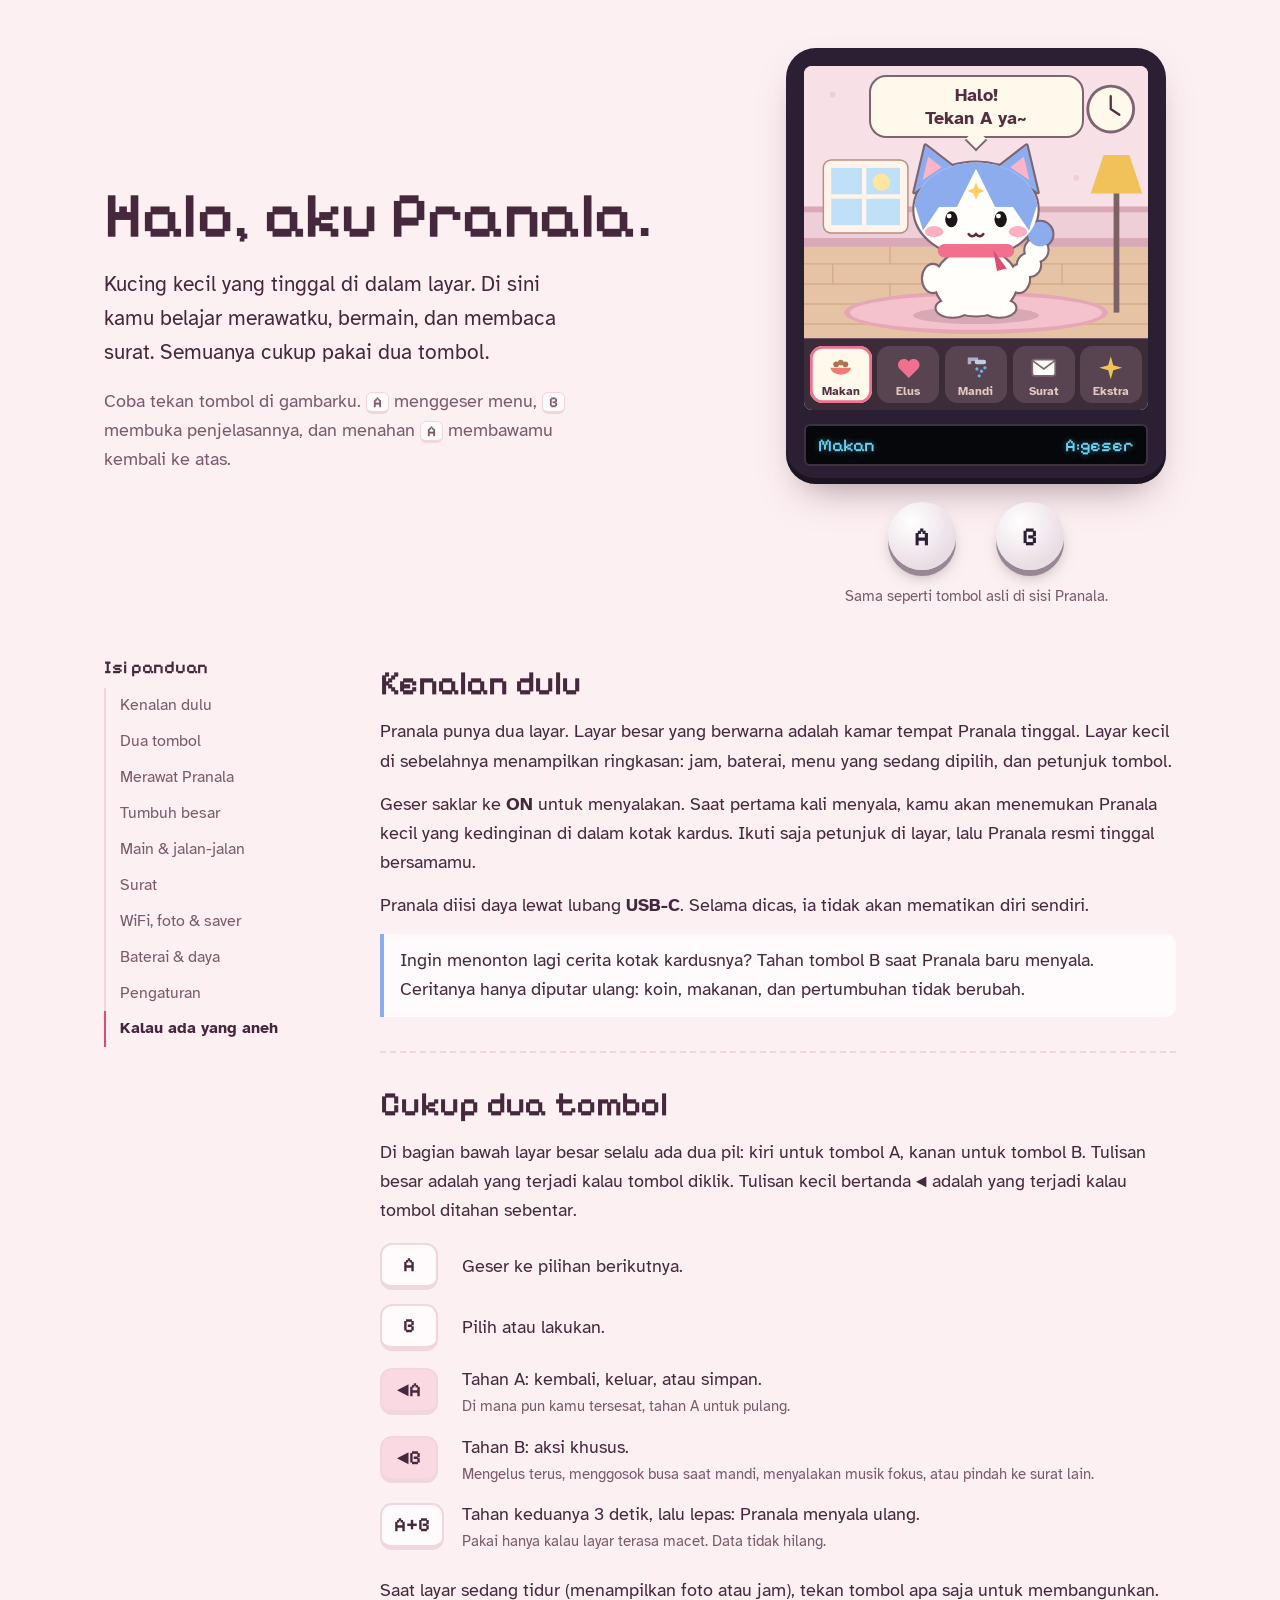
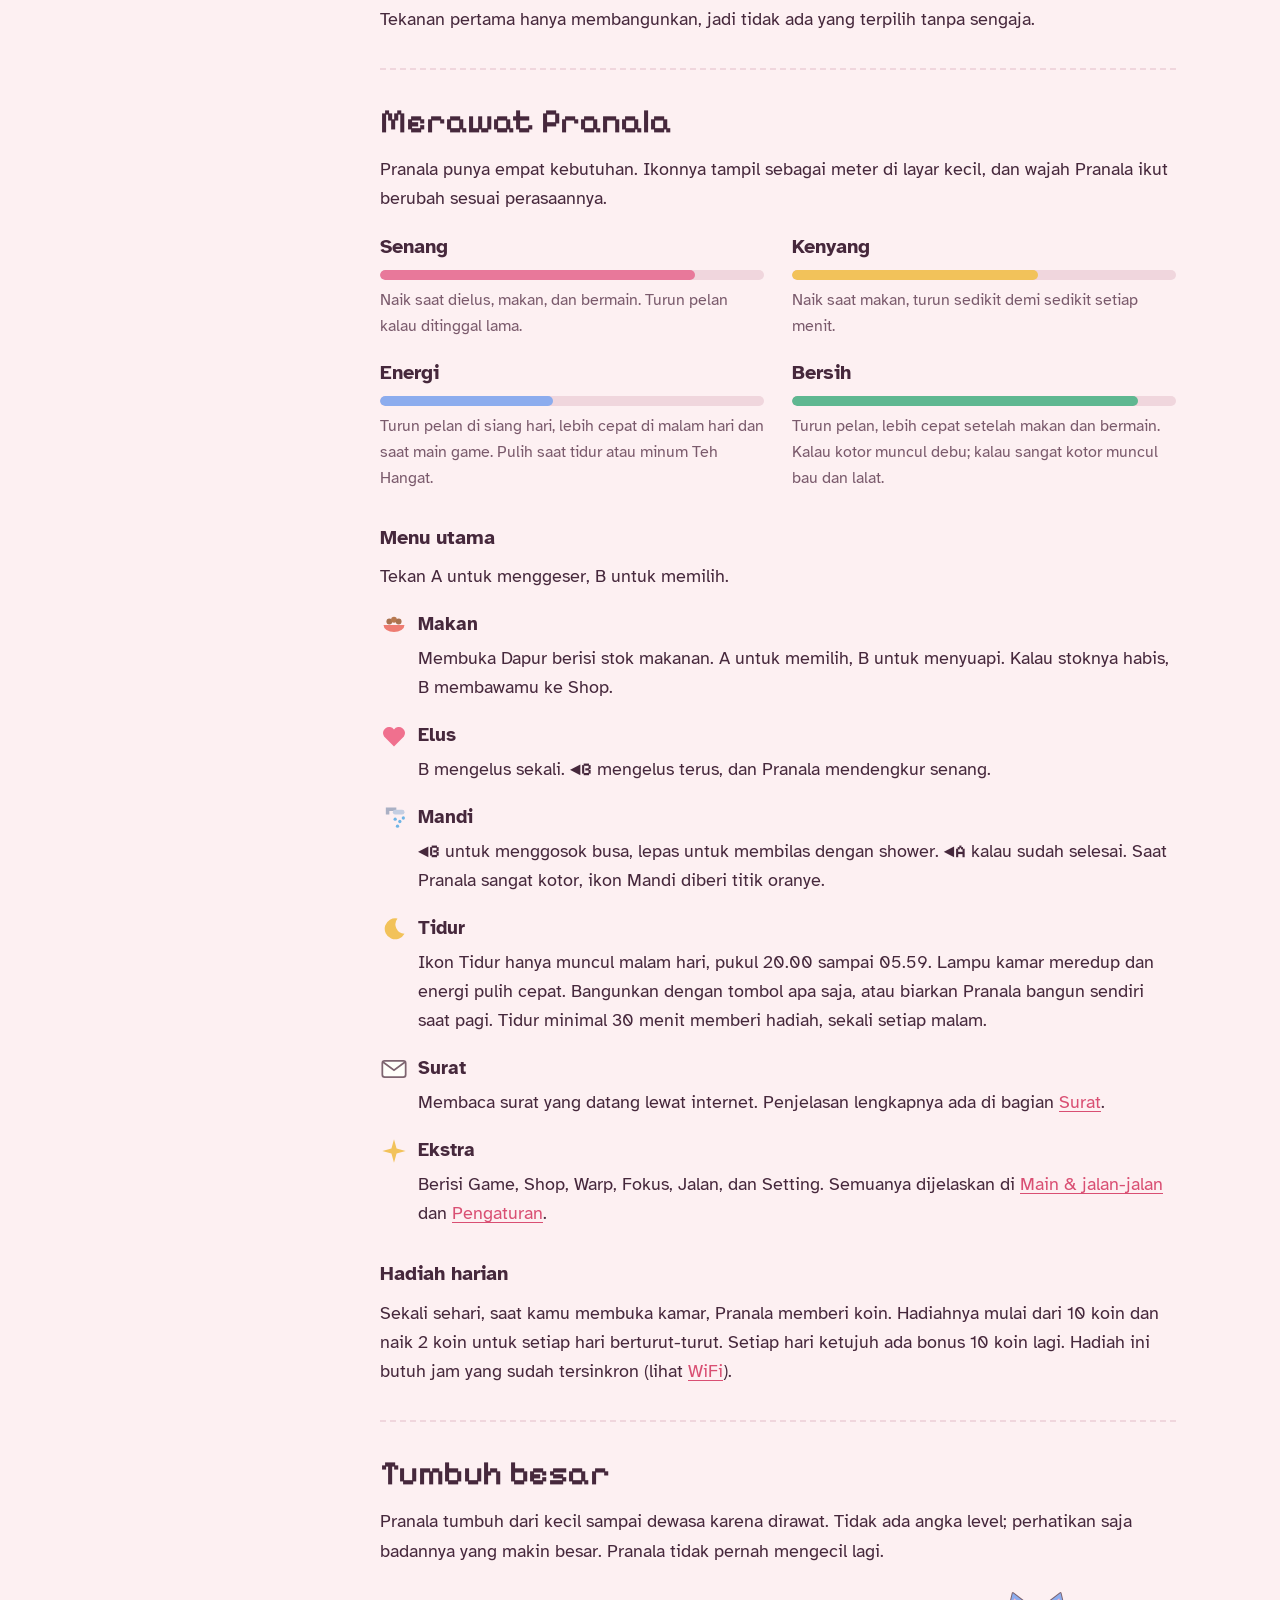
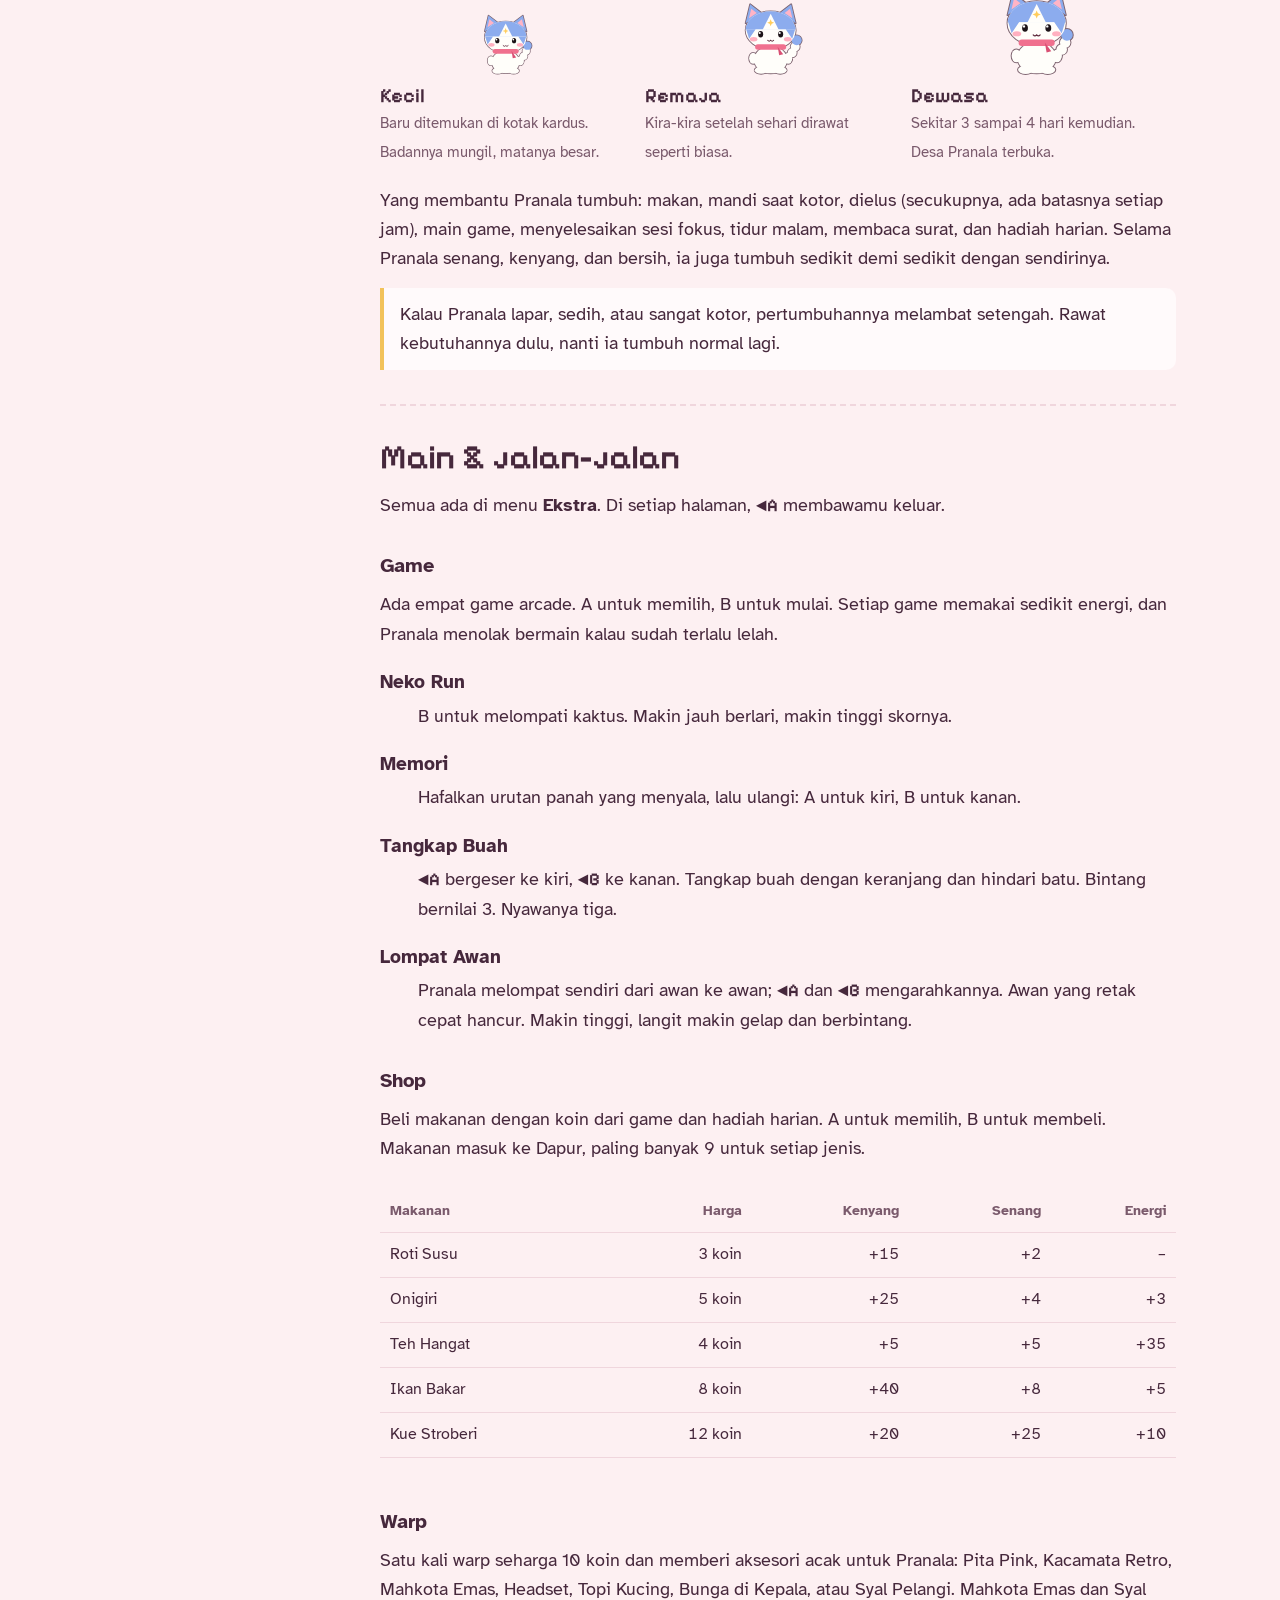
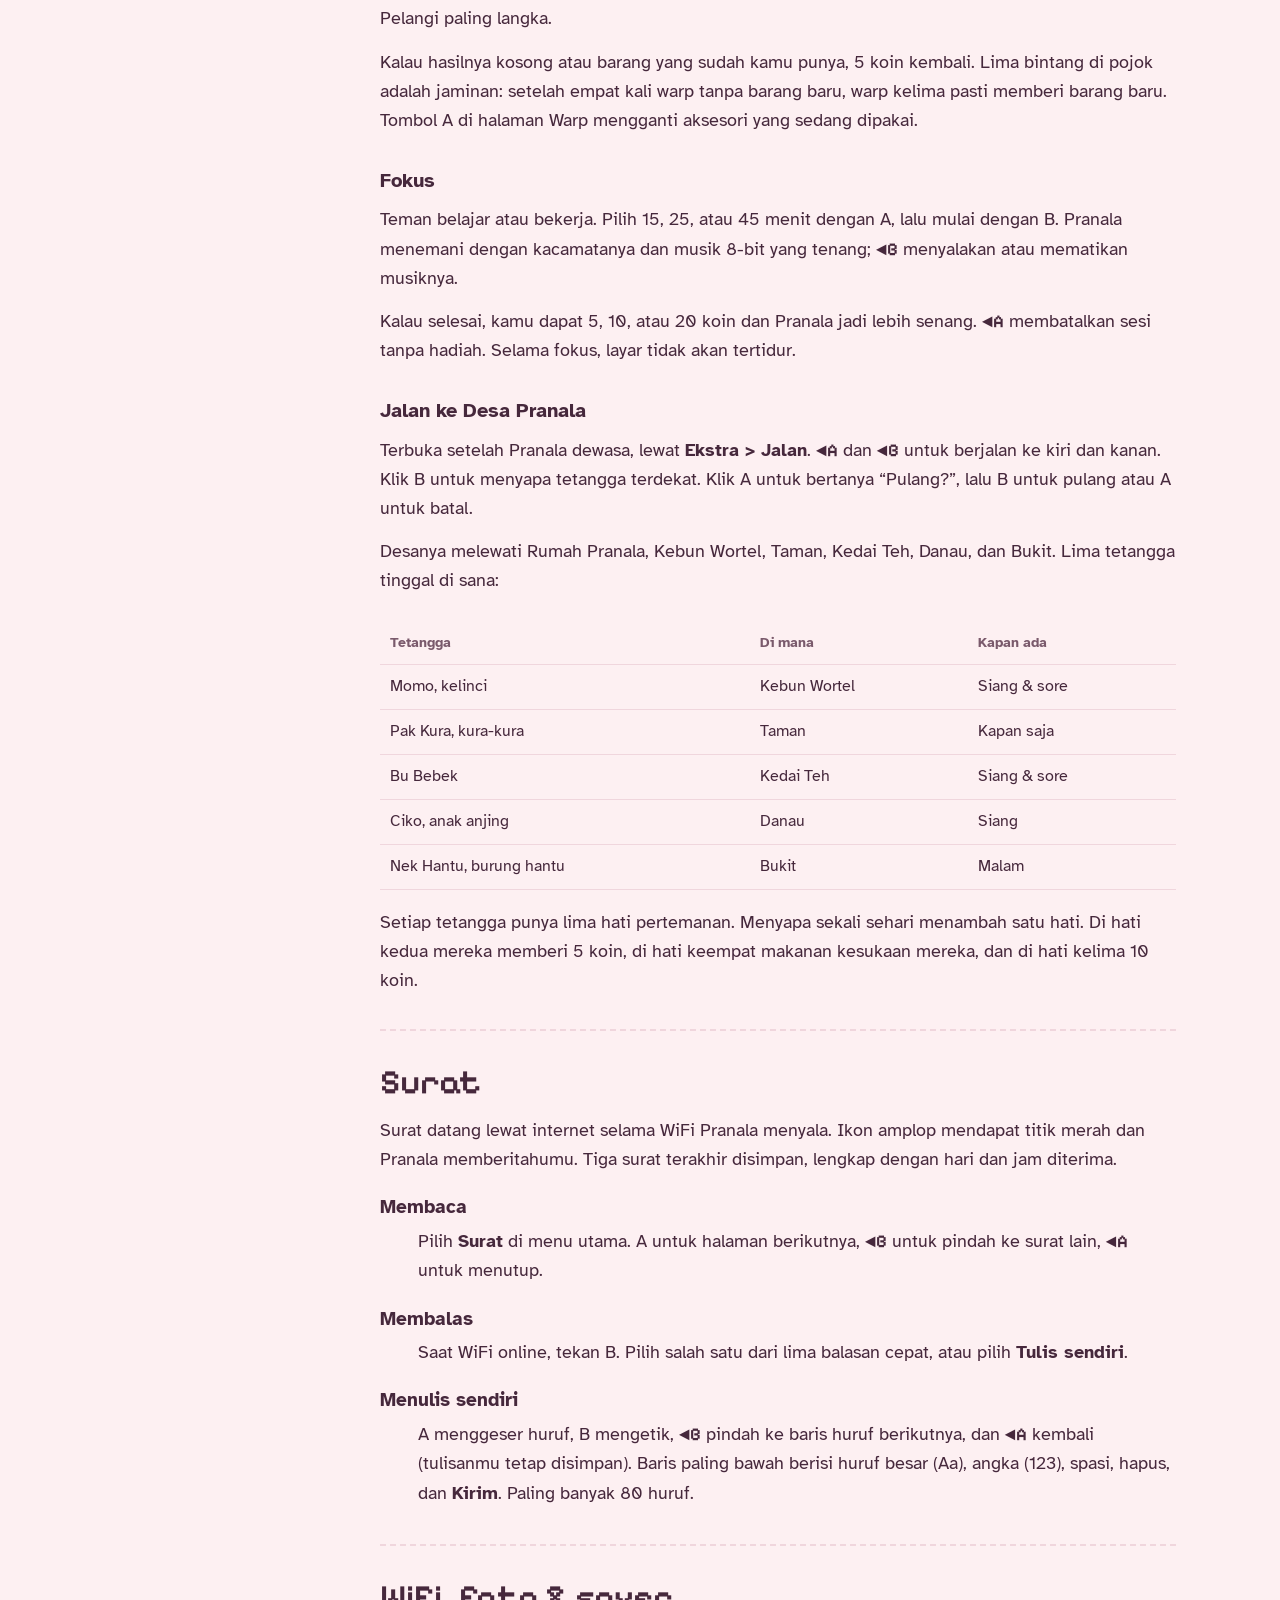
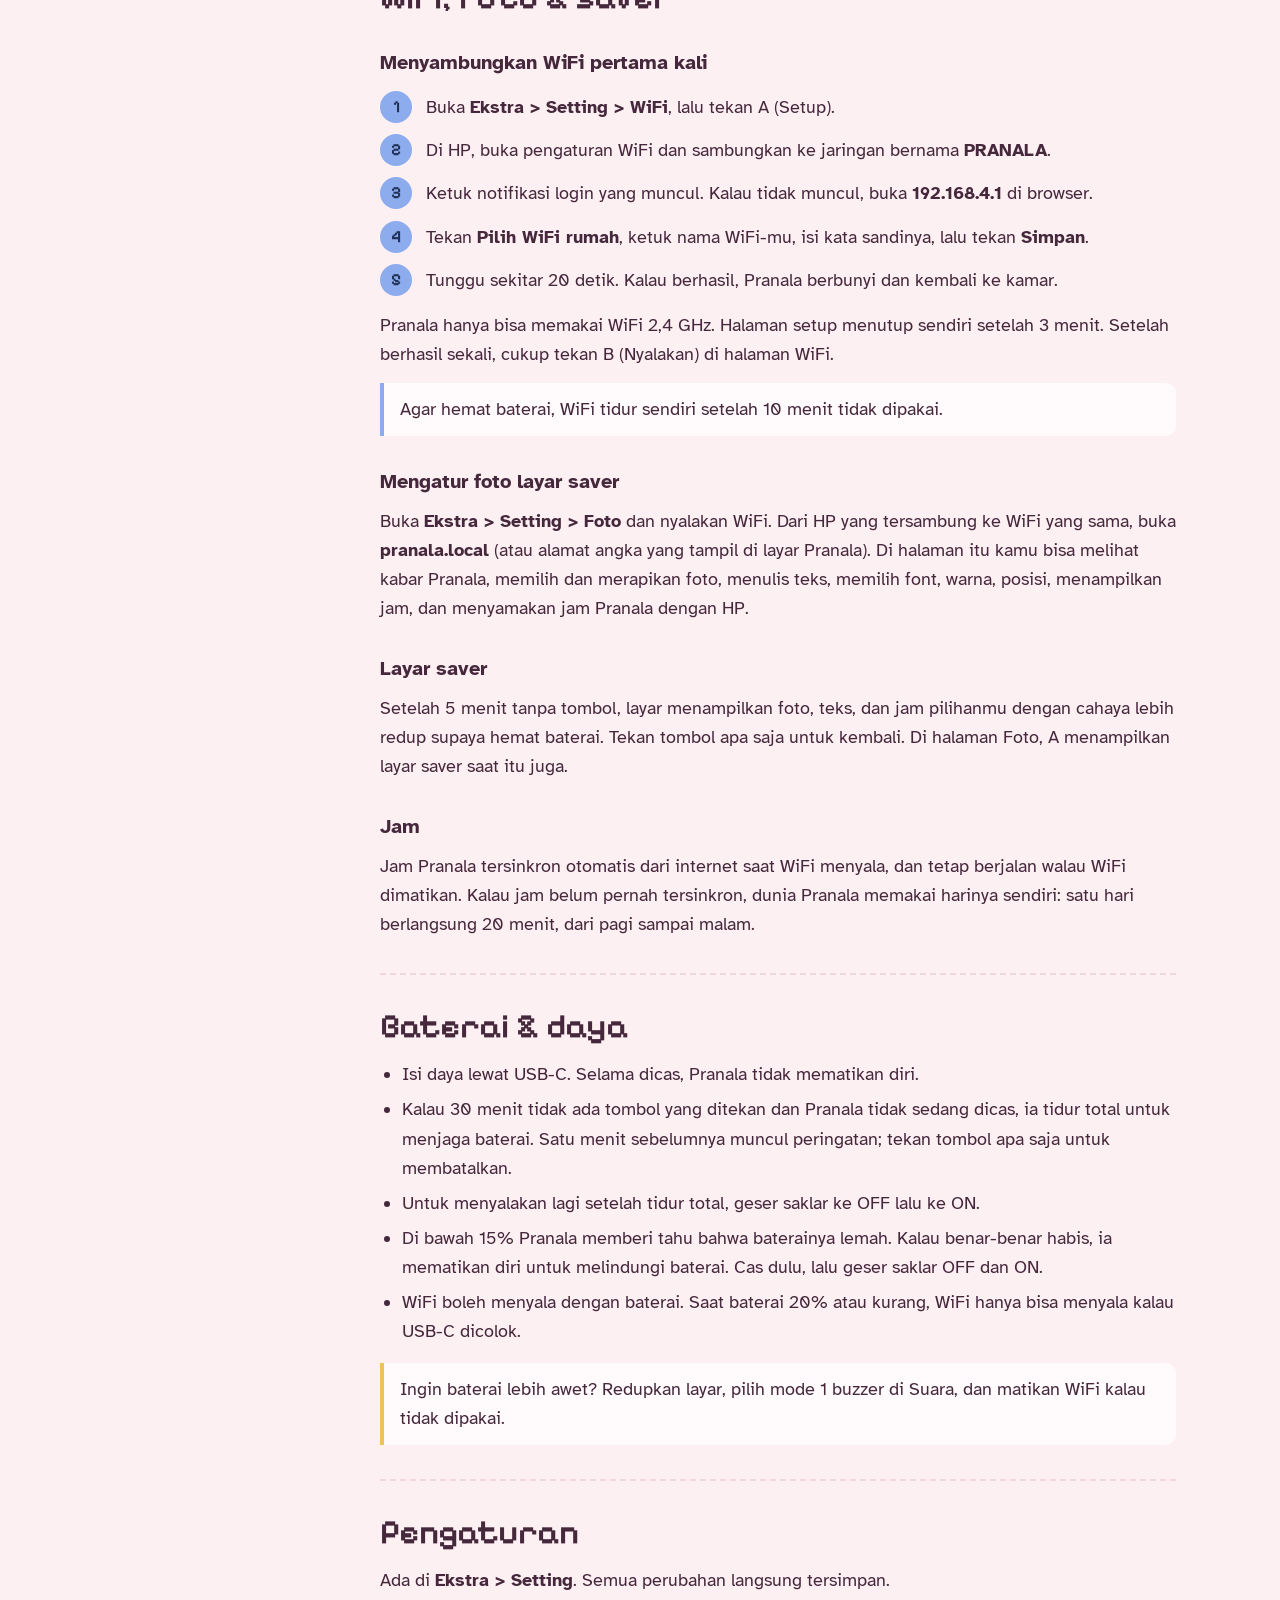
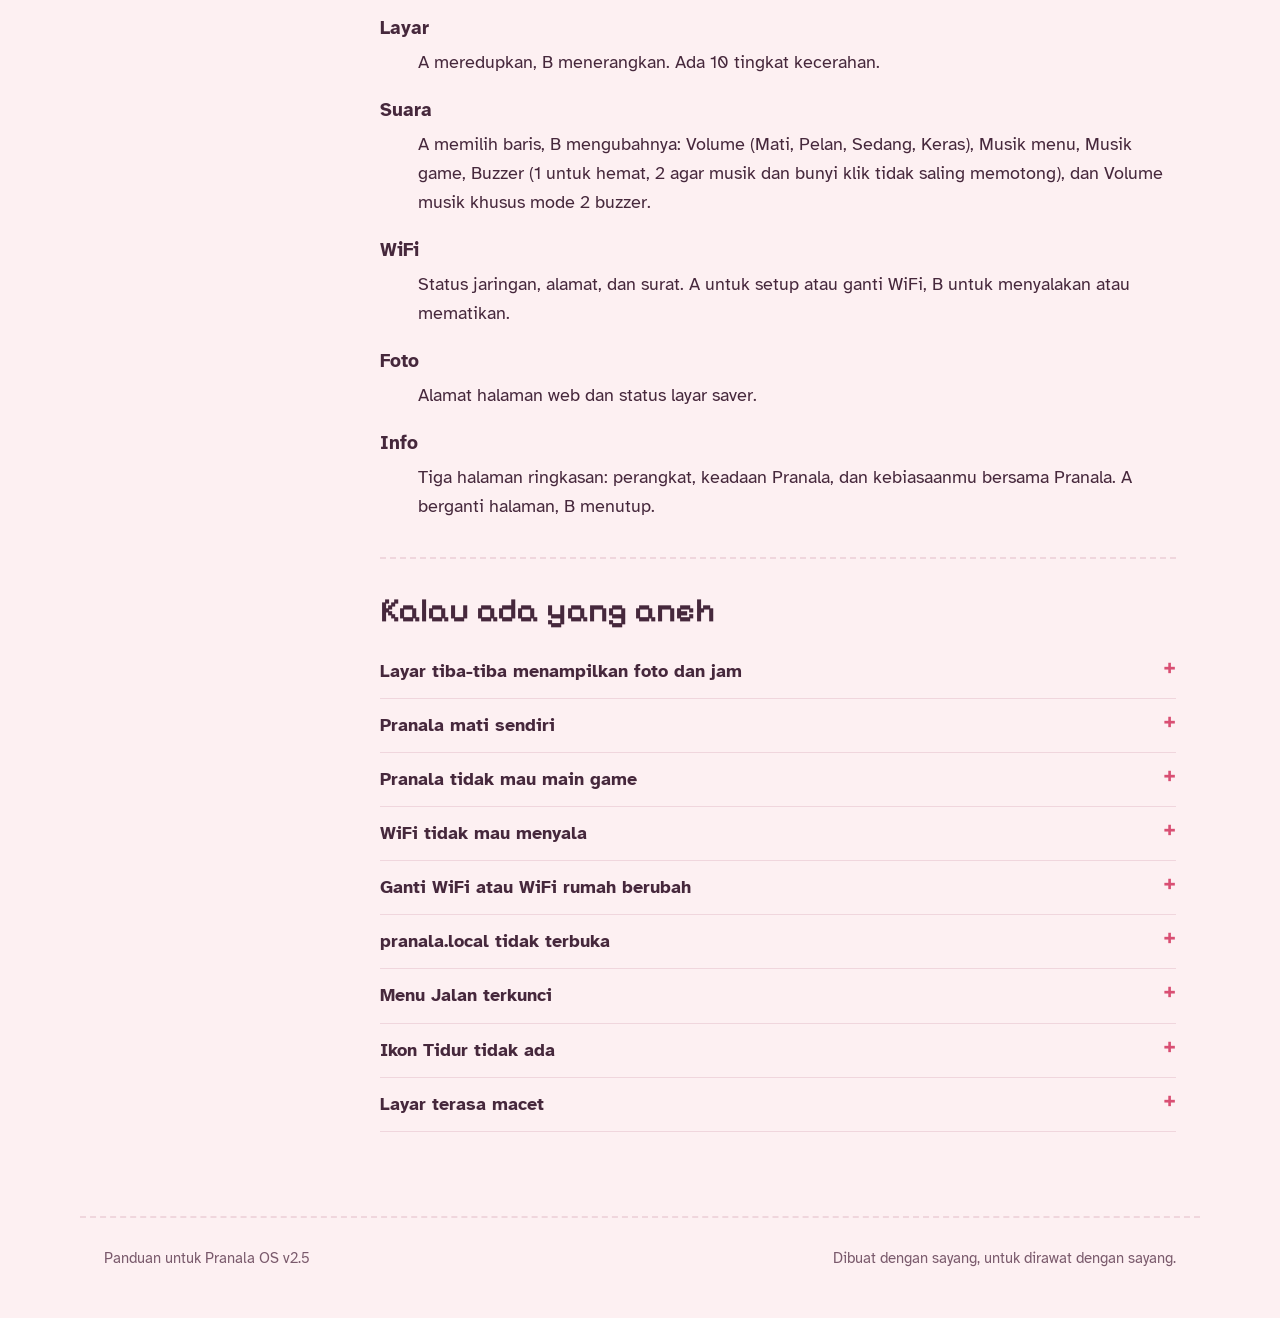
<file: index.html>
<!doctype html>
<html lang="id">
<head>
<meta charset="utf-8">
<meta name="viewport" content="width=device-width, initial-scale=1">
<title>Panduan Pranala</title>
<meta name="description" content="Cara merawat, bermain, dan membaca surat bersama Pranala — kucing kecil di dalam layar.">
<meta name="theme-color" content="#fdf0f2">
<link rel="icon" href="data:image/svg+xml,%3Csvg xmlns='http://www.w3.org/2000/svg' viewBox='0 0 32 32'%3E%3Cpath d='M5 15 7 3l8 7M27 15 25 3l-8 7' fill='%238cacee'/%3E%3Cellipse cx='16' cy='19' rx='13' ry='10' fill='%23fffefa' stroke='%237e6470' stroke-width='1.5'/%3E%3Ccircle cx='11' cy='19' r='1.8' fill='%23222'/%3E%3Ccircle cx='21' cy='19' r='1.8' fill='%23222'/%3E%3C/svg%3E">
<link rel="preconnect" href="https://fonts.googleapis.com">
<link rel="preconnect" href="https://fonts.gstatic.com" crossorigin>
<link rel="stylesheet" href="https://fonts.googleapis.com/css2?family=Atkinson+Hyperlegible:ital,wght@0,400;0,700;1,400&family=Pixelify+Sans:wght@400..700&display=swap">
<link rel="stylesheet" href="gaya.css">
</head>
<body>
<a class="skip" href="#isi">Langsung ke panduan</a>
<p class="bday" id="bday" hidden>Hari ini 15 Desember. Pranala menyiapkan sesuatu untukmu: <a href="kejutan/">buka kejutannya</a>.</p>

<!-- Gambar Pranala (sama dengan di layar perangkat): dipakai ulang lewat <use> -->
<svg width="0" height="0" style="position:absolute" aria-hidden="true">
  <defs>
    <clipPath id="kepala"><ellipse cx="0" cy="-86" rx="50" ry="38"/></clipPath>
    <g id="pranala">
      <g fill="#7e6470" stroke="#7e6470" stroke-width="3.4" stroke-linejoin="round">
        <circle cx="34" cy="-30" r="9"/><circle cx="43" cy="-41" r="9"/><circle cx="49" cy="-53" r="9"/><circle cx="52" cy="-66" r="10"/>
        <ellipse cx="-19" cy="-6" rx="13" ry="7"/><ellipse cx="19" cy="-6" rx="13" ry="7"/>
        <ellipse cx="0" cy="-27" rx="33" ry="27"/>
        <ellipse cx="-35" cy="-30" rx="8" ry="11"/><ellipse cx="35" cy="-30" rx="8" ry="11"/>
        <path d="M-41-138-50-100-19-121ZM41-138 50-100 19-121Z"/>
        <ellipse cx="0" cy="-86" rx="50" ry="38"/>
      </g>
      <g fill="#fffefa">
        <circle cx="34" cy="-30" r="9"/><circle cx="43" cy="-41" r="9"/><circle cx="49" cy="-53" r="9"/>
        <ellipse cx="-19" cy="-6" rx="13" ry="7"/><ellipse cx="19" cy="-6" rx="13" ry="7"/>
        <ellipse cx="0" cy="-27" rx="33" ry="27"/>
        <ellipse cx="-35" cy="-30" rx="8" ry="11"/><ellipse cx="35" cy="-30" rx="8" ry="11"/>
      </g>
      <circle cx="52" cy="-66" r="10" fill="#8cacee"/>
      <path d="M-41-138-50-100-19-121ZM41-138 50-100 19-121Z" fill="#8cacee"/>
      <path d="M-38.8-128.8-43.3-109.8-27.8-120.3ZM38.8-128.8 43.3-109.8 27.8-120.3Z" fill="#ffb4c6"/>
      <ellipse cx="0" cy="-86" rx="50" ry="38" fill="#fffefa"/>
      <g clip-path="url(#kepala)" fill="#8cacee">
        <rect x="-52" y="-126" width="104" height="38"/>
        <path d="M-49-88h19l-13 19zM49-88H30l13 19z"/>
      </g>
      <path d="M0-119-16-87H16Z" fill="#fffefa"/>
      <path d="M0-108 2-103 7-101 2-99 0-94-2-99-7-101-2-103Z" fill="#ffcd5c"/>
      <rect x="-31" y="-58" width="62" height="11" rx="5.5" fill="#f0708e"/>
      <path d="M14-53l11 15-8 2z" fill="#d94f73"/>
      <ellipse cx="-34" cy="-68" rx="7.5" ry="4.5" fill="#ffb0c0"/><ellipse cx="34" cy="-68" rx="7.5" ry="4.5" fill="#ffb0c0"/>
      <g class="pet-eyes">
        <ellipse cx="-20" cy="-78" rx="5" ry="6.5" fill="#1d1418"/><ellipse cx="20" cy="-78" rx="5" ry="6.5" fill="#1d1418"/>
        <circle cx="-21.8" cy="-80.6" r="2" fill="#fff"/><circle cx="18.2" cy="-80.6" r="2" fill="#fff"/>
      </g>
      <path d="M-6-66q3 3.5 6 0 3 3.5 6 0" fill="none" stroke="#602c3e" stroke-width="2" stroke-linecap="round"/>
    </g>
  </defs>
</svg>

<header class="hero">
  <div>
    <h1>Halo, aku Pranala.</h1>
    <p class="lead">Kucing kecil yang tinggal di dalam layar. Di sini kamu belajar merawatku, bermain, dan membaca surat. Semuanya cukup pakai dua tombol.</p>
    <p class="try">Coba tekan tombol di gambarku. <kbd>A</kbd> menggeser menu, <kbd>B</kbd> membuka penjelasannya, dan menahan <kbd>A</kbd> membawamu kembali ke atas.</p>
  </div>

  <figure class="device" id="device" aria-label="Pranala tiruan yang bisa dicoba">
    <div class="case">
      <div class="tft">
        <svg class="room" id="room" viewBox="0 0 240 190" aria-hidden="true">
          <rect width="240" height="100" fill="var(--wall, #f7e1e7)"/>
          <g fill="var(--wall-dot, #f0cdd7)"><circle cx="20" cy="20" r="2"/><circle cx="60" cy="40" r="2"/><circle cx="100" cy="16" r="2"/><circle cx="150" cy="44" r="2"/><circle cx="190" cy="78" r="2"/><circle cx="36" cy="88" r="2"/><circle cx="128" cy="80" r="2"/></g>
          <rect y="98" width="240" height="26" fill="var(--wainscot, #eecfd8)"/>
          <rect y="98" width="240" height="4" fill="var(--rail, #d9a9b8)"/>
          <rect y="124" width="240" height="66" fill="var(--floor, #e7c3a6)"/>
          <g stroke="var(--floor-line, #d4ab8c)" stroke-width="1"><path d="M0 138h240M0 152h240M0 166h240M0 180h240M60 124v14M140 124v14M20 138v14M100 138v14M180 138v14M60 152v14M140 152v14"/></g>
          <rect y="120" width="240" height="6" fill="var(--rail, #d9a9b8)"/>
          <rect x="13" y="65" width="60" height="52" rx="6" fill="#b88d7e"/>
          <rect x="14" y="66" width="58" height="50" rx="5" fill="#fff4ec"/>
          <rect x="19" y="71" width="48" height="40" fill="var(--sky, #bfe0f7)"/>
          <circle cx="54" cy="81" r="6" fill="var(--sun, #ffe6a0)"/>
          <path d="M42 71v40M19 91h48" stroke="#fff4ec" stroke-width="3"/>
          <ellipse cx="120" cy="172" rx="92" ry="15" fill="#e6a7b5"/>
          <ellipse cx="120" cy="172" rx="88" ry="12" fill="#f4c2cd"/>
          <rect x="216" y="88" width="4" height="84" fill="#7c6264"/>
          <path d="M209 62h18l9 27h-36z" fill="var(--shade, #f2c25a)"/>
          <circle cx="214" cy="30" r="17" fill="#7e6470"/><circle cx="214" cy="30" r="15" fill="#fff9ec"/>
          <path d="M214 30v-9M214 30l6 4" stroke="#54303f" stroke-width="1.6" stroke-linecap="round"/>
          <ellipse cx="120" cy="174" rx="44" ry="6" fill="rgba(90,50,70,.18)"/>
          <g class="pet" id="pet" role="button" aria-label="Pranala">
            <use href="#pranala" transform="translate(120 174) scale(.86)"/>
          </g>
        </svg>
        <div class="bubble" id="bubble" aria-live="polite">Halo!
Tekan A ya~</div>
        <div class="bar" id="bar"></div>
      </div>
      <div class="oled" aria-hidden="true"><span id="oledL">Makan</span><span id="oledR">A:geser</span></div>
    </div>
    <div class="keys">
      <button class="key" id="keyA" type="button" aria-label="Tombol A: geser menu, tahan untuk kembali ke atas">A</button>
      <button class="key" id="keyB" type="button" aria-label="Tombol B: buka penjelasan menu terpilih">B</button>
    </div>
    <figcaption class="keyhint">Sama seperti tombol asli di sisi Pranala.</figcaption>
  </figure>
</header>

<div class="wrap">
  <nav class="toc" aria-label="Daftar isi">
    <h2>Isi panduan</h2>
    <ol id="toc">
      <li><a href="#kenalan">Kenalan dulu</a></li>
      <li><a href="#tombol">Dua tombol</a></li>
      <li><a href="#merawat">Merawat Pranala</a></li>
      <li><a href="#tumbuh">Tumbuh besar</a></li>
      <li><a href="#main">Main &amp; jalan-jalan</a></li>
      <li><a href="#surat">Surat</a></li>
      <li><a href="#wifi">WiFi, foto &amp; saver</a></li>
      <li><a href="#daya">Baterai &amp; daya</a></li>
      <li><a href="#setting">Pengaturan</a></li>
      <li><a href="#masalah">Kalau ada yang aneh</a></li>
    </ol>
  </nav>

  <main class="guide" id="isi">

    <section id="kenalan">
      <h2>Kenalan dulu</h2>
      <p>Pranala punya dua layar. Layar besar yang berwarna adalah kamar tempat Pranala tinggal. Layar kecil di sebelahnya menampilkan ringkasan: jam, baterai, menu yang sedang dipilih, dan petunjuk tombol.</p>
      <p>Geser saklar ke <b>ON</b> untuk menyalakan. Saat pertama kali menyala, kamu akan menemukan Pranala kecil yang kedinginan di dalam kotak kardus. Ikuti saja petunjuk di layar, lalu Pranala resmi tinggal bersamamu.</p>
      <p>Pranala diisi daya lewat lubang <b>USB-C</b>. Selama dicas, ia tidak akan mematikan diri sendiri.</p>
      <p class="note">Ingin menonton lagi cerita kotak kardusnya? Tahan tombol B saat Pranala baru menyala. Ceritanya hanya diputar ulang: koin, makanan, dan pertumbuhan tidak berubah.</p>
    </section>

    <section id="tombol">
      <h2>Cukup dua tombol</h2>
      <p>Di bagian bawah layar besar selalu ada dua pil: kiri untuk tombol A, kanan untuk tombol B. Tulisan besar adalah yang terjadi kalau tombol diklik. Tulisan kecil bertanda <span class="hold">◄</span> adalah yang terjadi kalau tombol ditahan sebentar.</p>
      <div class="keymap">
        <span class="cap">A</span><p>Geser ke pilihan berikutnya.</p>
        <span class="cap">B</span><p>Pilih atau lakukan.</p>
        <span class="cap hold-cap">◄A</span><p>Tahan A: kembali, keluar, atau simpan.<small>Di mana pun kamu tersesat, tahan A untuk pulang.</small></p>
        <span class="cap hold-cap">◄B</span><p>Tahan B: aksi khusus.<small>Mengelus terus, menggosok busa saat mandi, menyalakan musik fokus, atau pindah ke surat lain.</small></p>
        <span class="cap">A+B</span><p>Tahan keduanya 3 detik, lalu lepas: Pranala menyala ulang.<small>Pakai hanya kalau layar terasa macet. Data tidak hilang.</small></p>
      </div>
      <p>Saat layar sedang tidur (menampilkan foto atau jam), tekan tombol apa saja untuk membangunkan. Tekanan pertama hanya membangunkan, jadi tidak ada yang terpilih tanpa sengaja.</p>
    </section>

    <section id="merawat">
      <h2>Merawat Pranala</h2>
      <p>Pranala punya empat kebutuhan. Ikonnya tampil sebagai meter di layar kecil, dan wajah Pranala ikut berubah sesuai perasaannya.</p>
      <div class="needs">
        <div class="need"><h3>Senang</h3><div class="meter"><i style="width:82%;background:#e8789a"></i></div><p>Naik saat dielus, makan, dan bermain. Turun pelan kalau ditinggal lama.</p></div>
        <div class="need"><h3>Kenyang</h3><div class="meter"><i style="width:64%;background:var(--butter)"></i></div><p>Naik saat makan, turun sedikit demi sedikit setiap menit.</p></div>
        <div class="need"><h3>Energi</h3><div class="meter"><i style="width:45%;background:var(--blue)"></i></div><p>Turun pelan di siang hari, lebih cepat di malam hari dan saat main game. Pulih saat tidur atau minum Teh Hangat.</p></div>
        <div class="need"><h3>Bersih</h3><div class="meter"><i style="width:90%;background:var(--mint)"></i></div><p>Turun pelan, lebih cepat setelah makan dan bermain. Kalau kotor muncul debu; kalau sangat kotor muncul bau dan lalat.</p></div>
      </div>

      <h3>Menu utama</h3>
      <p>Tekan A untuk menggeser, B untuk memilih.</p>
      <dl class="menu">
        <dt id="makan"><svg viewBox="0 0 24 24" aria-hidden="true"><path d="M3 12h18a9 6 0 0 1-18 0z" fill="#ee7c72"/><circle cx="8" cy="9" r="2.5" fill="#a87250"/><circle cx="12" cy="7.5" r="2.5" fill="#b8784f"/><circle cx="16" cy="9" r="2.5" fill="#a87250"/></svg>Makan</dt>
        <dd>Membuka Dapur berisi stok makanan. A untuk memilih, B untuk menyuapi. Kalau stoknya habis, B membawamu ke Shop.</dd>
        <dt id="elus"><svg viewBox="0 0 24 24" aria-hidden="true"><path d="M12 21 3.5 12.5a5 5 0 0 1 8.5-6 5 5 0 0 1 8.5 6z" fill="#f0708e"/></svg>Elus</dt>
        <dd>B mengelus sekali. <span class="hold">◄B</span> mengelus terus, dan Pranala mendengkur senang.</dd>
        <dt id="mandi"><svg viewBox="0 0 24 24" aria-hidden="true"><path d="M5 3h3v6H5zM5 3h9v3H5z" fill="#aab0c4"/><rect x="11" y="5" width="10" height="4" rx="2" fill="#c4cee2"/><g fill="#6eb4e6"><circle cx="13" cy="13" r="1.4"/><circle cx="17" cy="15" r="1.4"/><circle cx="20" cy="12" r="1.4"/><circle cx="15" cy="19" r="1.4"/></g></svg>Mandi</dt>
        <dd><span class="hold">◄B</span> untuk menggosok busa, lepas untuk membilas dengan shower. <span class="hold">◄A</span> kalau sudah selesai. Saat Pranala sangat kotor, ikon Mandi diberi titik oranye.</dd>
        <dt id="tidur"><svg viewBox="0 0 24 24" aria-hidden="true"><path d="M15 3a9 9 0 1 0 6 13A8 8 0 0 1 15 3z" fill="#f2c25a"/></svg>Tidur</dt>
        <dd>Ikon Tidur hanya muncul malam hari, pukul 20.00 sampai 05.59. Lampu kamar meredup dan energi pulih cepat. Bangunkan dengan tombol apa saja, atau biarkan Pranala bangun sendiri saat pagi. Tidur minimal 30 menit memberi hadiah, sekali setiap malam.</dd>
        <dt id="surat-menu"><svg viewBox="0 0 24 24" aria-hidden="true"><rect x="2" y="5" width="20" height="14" rx="2" fill="#fffefa" stroke="#7e6470" stroke-width="1.5"/><path d="M2.5 6 12 13l9.5-7" fill="none" stroke="#7e6470" stroke-width="1.5"/></svg>Surat</dt>
        <dd>Membaca surat yang datang lewat internet. Penjelasan lengkapnya ada di bagian <a href="#surat">Surat</a>.</dd>
        <dt id="ekstra"><svg viewBox="0 0 24 24" aria-hidden="true"><path d="M12 2l2.2 7.8L22 12l-7.8 2.2L12 22l-2.2-7.8L2 12l7.8-2.2z" fill="#f2c25a"/></svg>Ekstra</dt>
        <dd>Berisi Game, Shop, Warp, Fokus, Jalan, dan Setting. Semuanya dijelaskan di <a href="#main">Main &amp; jalan-jalan</a> dan <a href="#setting">Pengaturan</a>.</dd>
      </dl>

      <h3>Hadiah harian</h3>
      <p>Sekali sehari, saat kamu membuka kamar, Pranala memberi koin. Hadiahnya mulai dari 10 koin dan naik 2 koin untuk setiap hari berturut-turut. Setiap hari ketujuh ada bonus 10 koin lagi. Hadiah ini butuh jam yang sudah tersinkron (lihat <a href="#wifi">WiFi</a>).</p>
    </section>

    <section id="tumbuh">
      <h2>Tumbuh besar</h2>
      <p>Pranala tumbuh dari kecil sampai dewasa karena dirawat. Tidak ada angka level; perhatikan saja badannya yang makin besar. Pranala tidak pernah mengecil lagi.</p>
      <ol class="grow">
        <li><svg viewBox="-80 -150 160 158" aria-hidden="true"><use href="#pranala" transform="translate(0 0) scale(.72)"/></svg><div><b>Kecil</b><span>Baru ditemukan di kotak kardus. Badannya mungil, matanya besar.</span></div></li>
        <li><svg viewBox="-80 -150 160 158" aria-hidden="true"><use href="#pranala" transform="scale(.86)"/></svg><div><b>Remaja</b><span>Kira-kira setelah sehari dirawat seperti biasa.</span></div></li>
        <li><svg viewBox="-80 -150 160 158" aria-hidden="true"><use href="#pranala"/></svg><div><b>Dewasa</b><span>Sekitar 3 sampai 4 hari kemudian. Desa Pranala terbuka.</span></div></li>
      </ol>
      <p>Yang membantu Pranala tumbuh: makan, mandi saat kotor, dielus (secukupnya, ada batasnya setiap jam), main game, menyelesaikan sesi fokus, tidur malam, membaca surat, dan hadiah harian. Selama Pranala senang, kenyang, dan bersih, ia juga tumbuh sedikit demi sedikit dengan sendirinya.</p>
      <p class="note warm">Kalau Pranala lapar, sedih, atau sangat kotor, pertumbuhannya melambat setengah. Rawat kebutuhannya dulu, nanti ia tumbuh normal lagi.</p>
    </section>

    <section id="main">
      <h2>Main &amp; jalan-jalan</h2>
      <p>Semua ada di menu <b>Ekstra</b>. Di setiap halaman, <span class="hold">◄A</span> membawamu keluar.</p>

      <h3>Game</h3>
      <p>Ada empat game arcade. A untuk memilih, B untuk mulai. Setiap game memakai sedikit energi, dan Pranala menolak bermain kalau sudah terlalu lelah.</p>
      <dl class="menu">
        <dt>Neko Run</dt><dd>B untuk melompati kaktus. Makin jauh berlari, makin tinggi skornya.</dd>
        <dt>Memori</dt><dd>Hafalkan urutan panah yang menyala, lalu ulangi: A untuk kiri, B untuk kanan.</dd>
        <dt>Tangkap Buah</dt><dd><span class="hold">◄A</span> bergeser ke kiri, <span class="hold">◄B</span> ke kanan. Tangkap buah dengan keranjang dan hindari batu. Bintang bernilai 3. Nyawanya tiga.</dd>
        <dt>Lompat Awan</dt><dd>Pranala melompat sendiri dari awan ke awan; <span class="hold">◄A</span> dan <span class="hold">◄B</span> mengarahkannya. Awan yang retak cepat hancur. Makin tinggi, langit makin gelap dan berbintang.</dd>
      </dl>

      <h3 id="shop">Shop</h3>
      <p>Beli makanan dengan koin dari game dan hadiah harian. A untuk memilih, B untuk membeli. Makanan masuk ke Dapur, paling banyak 9 untuk setiap jenis.</p>
      <div class="scroll">
        <table>
          <thead><tr><th>Makanan</th><th class="num">Harga</th><th class="num">Kenyang</th><th class="num">Senang</th><th class="num">Energi</th></tr></thead>
          <tbody>
            <tr><td>Roti Susu</td><td class="num">3 koin</td><td class="num">+15</td><td class="num">+2</td><td class="num">–</td></tr>
            <tr><td>Onigiri</td><td class="num">5 koin</td><td class="num">+25</td><td class="num">+4</td><td class="num">+3</td></tr>
            <tr><td>Teh Hangat</td><td class="num">4 koin</td><td class="num">+5</td><td class="num">+5</td><td class="num">+35</td></tr>
            <tr><td>Ikan Bakar</td><td class="num">8 koin</td><td class="num">+40</td><td class="num">+8</td><td class="num">+5</td></tr>
            <tr><td>Kue Stroberi</td><td class="num">12 koin</td><td class="num">+20</td><td class="num">+25</td><td class="num">+10</td></tr>
          </tbody>
        </table>
      </div>

      <h3>Warp</h3>
      <p>Satu kali warp seharga 10 koin dan memberi aksesori acak untuk Pranala: Pita Pink, Kacamata Retro, Mahkota Emas, Headset, Topi Kucing, Bunga di Kepala, atau Syal Pelangi. Mahkota Emas dan Syal Pelangi paling langka.</p>
      <p>Kalau hasilnya kosong atau barang yang sudah kamu punya, 5 koin kembali. Lima bintang di pojok adalah jaminan: setelah empat kali warp tanpa barang baru, warp kelima pasti memberi barang baru. Tombol A di halaman Warp mengganti aksesori yang sedang dipakai.</p>

      <h3>Fokus</h3>
      <p>Teman belajar atau bekerja. Pilih 15, 25, atau 45 menit dengan A, lalu mulai dengan B. Pranala menemani dengan kacamatanya dan musik 8-bit yang tenang; <span class="hold">◄B</span> menyalakan atau mematikan musiknya.</p>
      <p>Kalau selesai, kamu dapat 5, 10, atau 20 koin dan Pranala jadi lebih senang. <span class="hold">◄A</span> membatalkan sesi tanpa hadiah. Selama fokus, layar tidak akan tertidur.</p>

      <h3>Jalan ke Desa Pranala</h3>
      <p>Terbuka setelah Pranala dewasa, lewat <b>Ekstra &gt; Jalan</b>. <span class="hold">◄A</span> dan <span class="hold">◄B</span> untuk berjalan ke kiri dan kanan. Klik B untuk menyapa tetangga terdekat. Klik A untuk bertanya “Pulang?”, lalu B untuk pulang atau A untuk batal.</p>
      <p>Desanya melewati Rumah Pranala, Kebun Wortel, Taman, Kedai Teh, Danau, dan Bukit. Lima tetangga tinggal di sana:</p>
      <div class="scroll">
        <table>
          <thead><tr><th>Tetangga</th><th>Di mana</th><th>Kapan ada</th></tr></thead>
          <tbody>
            <tr><td>Momo, kelinci</td><td>Kebun Wortel</td><td>Siang &amp; sore</td></tr>
            <tr><td>Pak Kura, kura-kura</td><td>Taman</td><td>Kapan saja</td></tr>
            <tr><td>Bu Bebek</td><td>Kedai Teh</td><td>Siang &amp; sore</td></tr>
            <tr><td>Ciko, anak anjing</td><td>Danau</td><td>Siang</td></tr>
            <tr><td>Nek Hantu, burung hantu</td><td>Bukit</td><td>Malam</td></tr>
          </tbody>
        </table>
      </div>
      <p>Setiap tetangga punya lima hati pertemanan. Menyapa sekali sehari menambah satu hati. Di hati kedua mereka memberi 5 koin, di hati keempat makanan kesukaan mereka, dan di hati kelima 10 koin.</p>
    </section>

    <section id="surat">
      <h2>Surat</h2>
      <p>Surat datang lewat internet selama WiFi Pranala menyala. Ikon amplop mendapat titik merah dan Pranala memberitahumu. Tiga surat terakhir disimpan, lengkap dengan hari dan jam diterima.</p>
      <dl class="menu">
        <dt>Membaca</dt><dd>Pilih <b>Surat</b> di menu utama. A untuk halaman berikutnya, <span class="hold">◄B</span> untuk pindah ke surat lain, <span class="hold">◄A</span> untuk menutup.</dd>
        <dt>Membalas</dt><dd>Saat WiFi online, tekan B. Pilih salah satu dari lima balasan cepat, atau pilih <b>Tulis sendiri</b>.</dd>
        <dt>Menulis sendiri</dt><dd>A menggeser huruf, B mengetik, <span class="hold">◄B</span> pindah ke baris huruf berikutnya, dan <span class="hold">◄A</span> kembali (tulisanmu tetap disimpan). Baris paling bawah berisi huruf besar (Aa), angka (123), spasi, hapus, dan <b>Kirim</b>. Paling banyak 80 huruf.</dd>
      </dl>
    </section>

    <section id="wifi">
      <h2>WiFi, foto &amp; saver</h2>
      <h3>Menyambungkan WiFi pertama kali</h3>
      <ol class="steps">
        <li>Buka <b>Ekstra &gt; Setting &gt; WiFi</b>, lalu tekan A (Setup).</li>
        <li>Di HP, buka pengaturan WiFi dan sambungkan ke jaringan bernama <b>PRANALA</b>.</li>
        <li>Ketuk notifikasi login yang muncul. Kalau tidak muncul, buka <b>192.168.4.1</b> di browser.</li>
        <li>Tekan <b>Pilih WiFi rumah</b>, ketuk nama WiFi-mu, isi kata sandinya, lalu tekan <b>Simpan</b>.</li>
        <li>Tunggu sekitar 20 detik. Kalau berhasil, Pranala berbunyi dan kembali ke kamar.</li>
      </ol>
      <p>Pranala hanya bisa memakai WiFi 2,4 GHz. Halaman setup menutup sendiri setelah 3 menit. Setelah berhasil sekali, cukup tekan B (Nyalakan) di halaman WiFi.</p>
      <p class="note">Agar hemat baterai, WiFi tidur sendiri setelah 10 menit tidak dipakai.</p>

      <h3>Mengatur foto layar saver</h3>
      <p>Buka <b>Ekstra &gt; Setting &gt; Foto</b> dan nyalakan WiFi. Dari HP yang tersambung ke WiFi yang sama, buka <b>pranala.local</b> (atau alamat angka yang tampil di layar Pranala). Di halaman itu kamu bisa melihat kabar Pranala, memilih dan merapikan foto, menulis teks, memilih font, warna, posisi, menampilkan jam, dan menyamakan jam Pranala dengan HP.</p>

      <h3>Layar saver</h3>
      <p>Setelah 5 menit tanpa tombol, layar menampilkan foto, teks, dan jam pilihanmu dengan cahaya lebih redup supaya hemat baterai. Tekan tombol apa saja untuk kembali. Di halaman Foto, A menampilkan layar saver saat itu juga.</p>

      <h3>Jam</h3>
      <p>Jam Pranala tersinkron otomatis dari internet saat WiFi menyala, dan tetap berjalan walau WiFi dimatikan. Kalau jam belum pernah tersinkron, dunia Pranala memakai harinya sendiri: satu hari berlangsung 20 menit, dari pagi sampai malam.</p>
    </section>

    <section id="daya">
      <h2>Baterai &amp; daya</h2>
      <ul>
        <li>Isi daya lewat USB-C. Selama dicas, Pranala tidak mematikan diri.</li>
        <li>Kalau 30 menit tidak ada tombol yang ditekan dan Pranala tidak sedang dicas, ia tidur total untuk menjaga baterai. Satu menit sebelumnya muncul peringatan; tekan tombol apa saja untuk membatalkan.</li>
        <li>Untuk menyalakan lagi setelah tidur total, geser saklar ke OFF lalu ke ON.</li>
        <li>Di bawah 15% Pranala memberi tahu bahwa baterainya lemah. Kalau benar-benar habis, ia mematikan diri untuk melindungi baterai. Cas dulu, lalu geser saklar OFF dan ON.</li>
        <li>WiFi boleh menyala dengan baterai. Saat baterai 20% atau kurang, WiFi hanya bisa menyala kalau USB-C dicolok.</li>
      </ul>
      <p class="note warm">Ingin baterai lebih awet? Redupkan layar, pilih mode 1 buzzer di Suara, dan matikan WiFi kalau tidak dipakai.</p>
    </section>

    <section id="setting">
      <h2>Pengaturan</h2>
      <p>Ada di <b>Ekstra &gt; Setting</b>. Semua perubahan langsung tersimpan.</p>
      <dl class="menu">
        <dt>Layar</dt><dd>A meredupkan, B menerangkan. Ada 10 tingkat kecerahan.</dd>
        <dt>Suara</dt><dd>A memilih baris, B mengubahnya: Volume (Mati, Pelan, Sedang, Keras), Musik menu, Musik game, Buzzer (1 untuk hemat, 2 agar musik dan bunyi klik tidak saling memotong), dan Volume musik khusus mode 2 buzzer.</dd>
        <dt>WiFi</dt><dd>Status jaringan, alamat, dan surat. A untuk setup atau ganti WiFi, B untuk menyalakan atau mematikan.</dd>
        <dt>Foto</dt><dd>Alamat halaman web dan status layar saver.</dd>
        <dt>Info</dt><dd>Tiga halaman ringkasan: perangkat, keadaan Pranala, dan kebiasaanmu bersama Pranala. A berganti halaman, B menutup.</dd>
      </dl>
    </section>

    <section id="masalah">
      <h2>Kalau ada yang aneh</h2>
      <details><summary>Layar tiba-tiba menampilkan foto dan jam</summary><p>Itu layar saver yang muncul setelah 5 menit tanpa tombol. Tekan tombol apa saja.</p></details>
      <details><summary>Pranala mati sendiri</summary><p>Ia tidur total setelah 30 menit tidak dipakai, atau baterainya habis. Cas lewat USB-C bila perlu, lalu geser saklar ke OFF dan ON.</p></details>
      <details><summary>Pranala tidak mau main game</summary><p>Energinya terlalu rendah. Tidurkan Pranala saat malam, atau beri Teh Hangat dari Shop.</p></details>
      <details><summary>WiFi tidak mau menyala</summary><p>Baterainya sedang lemah. Colok USB-C, lalu coba nyalakan lagi.</p></details>
      <details><summary>Ganti WiFi atau WiFi rumah berubah</summary><p>Buka Setting &gt; WiFi, tekan A (Setup), lalu ulangi langkah menyambungkan WiFi.</p></details>
      <details><summary>pranala.local tidak terbuka</summary><p>Pastikan HP tersambung ke WiFi yang sama dengan Pranala dan WiFi Pranala sedang menyala. Kalau masih gagal, ketik alamat angka yang tampil di Setting &gt; Foto.</p></details>
      <details><summary>Menu Jalan terkunci</summary><p>Desa Pranala terbuka setelah Pranala dewasa. Rawat terus, ia sedang tumbuh.</p></details>
      <details><summary>Ikon Tidur tidak ada</summary><p>Ikon Tidur hanya muncul malam hari, pukul 20.00 sampai 05.59.</p></details>
      <details><summary>Layar terasa macet</summary><p>Tahan A dan B bersamaan 3 detik, lalu lepas. Pranala menyala ulang dan semua datanya tetap aman.</p></details>
    </section>
  </main>
</div>

<footer class="foot">
  <span>Panduan untuk Pranala OS v2.5</span>
  <span>Dibuat dengan sayang, untuk dirawat dengan sayang.</span>
</footer>

<script src="panduan.js"></script>
</body>
</html>
</file>
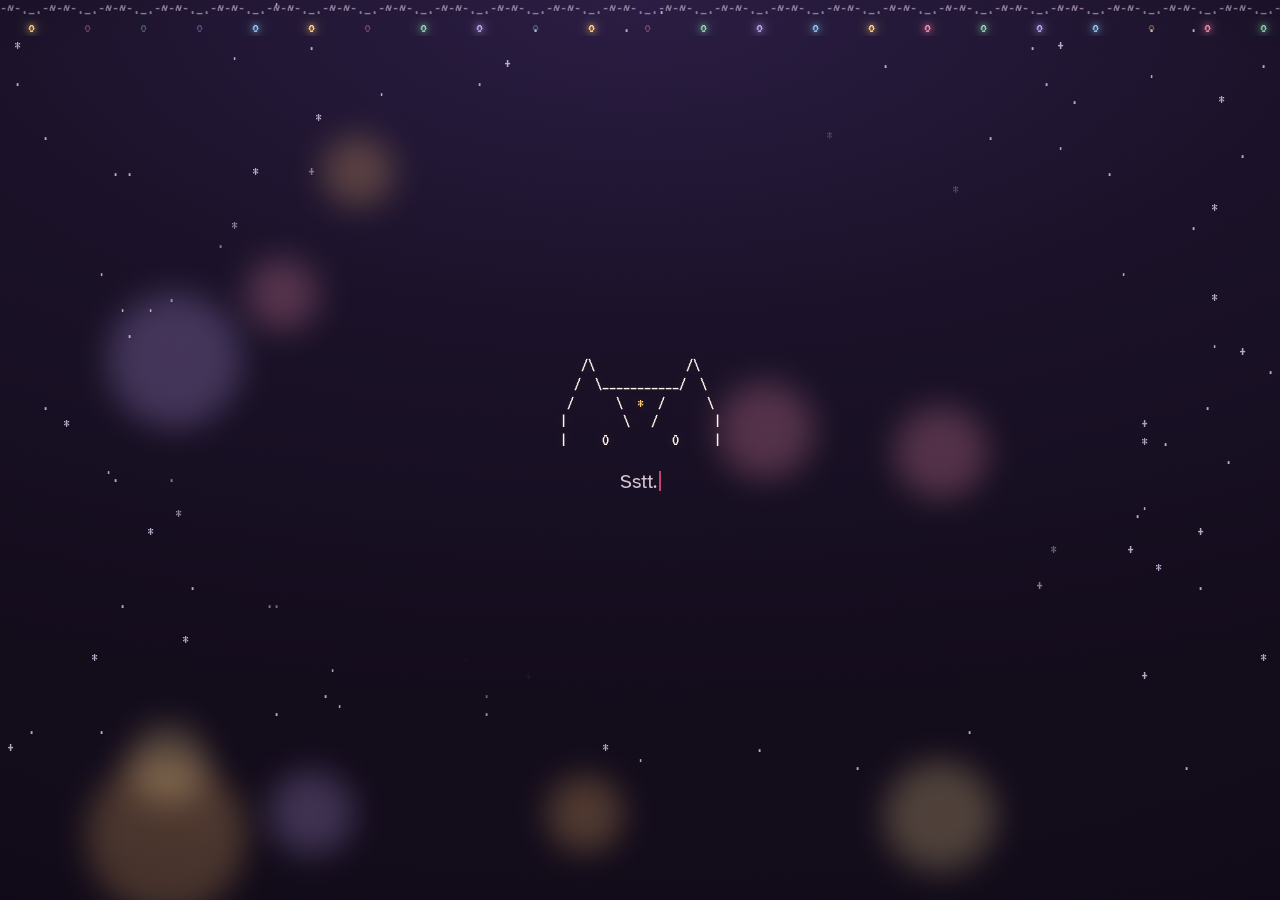
<file: kejutan/index.html>
<!doctype html>
<html lang="id">
<head>
<meta charset="utf-8">
<meta name="viewport" content="width=device-width, initial-scale=1">
<title>Untukmu</title>
<meta name="robots" content="noindex">
<meta name="theme-color" content="#120b1a">
<link rel="preconnect" href="https://fonts.googleapis.com">
<link rel="preconnect" href="https://fonts.gstatic.com" crossorigin>
<link rel="stylesheet" href="https://fonts.googleapis.com/css2?family=VT323&family=Patrick+Hand&family=Atkinson+Hyperlegible:wght@400;700&display=swap">
<link rel="stylesheet" href="kejutan.css">
</head>
<body>
<div class="latar" aria-hidden="true">
  <div class="langit malam-l"></div>
  <div class="langit senja-l"></div>
  <div class="bokeh" id="bokeh"></div>
  <pre class="bintang" id="bintang"></pre>
  <div class="cahaya-lilin"></div>
  <pre class="untaian" id="untaian"></pre>
  <pre class="bendera" id="bendera"></pre>
  <div class="vinyet"></div>
  <div class="butir"></div>
</div>
<canvas id="confetti" aria-hidden="true"></canvas>
<div class="hati-terbang" id="hati-terbang" aria-hidden="true"></div>

<main id="panggung">
  <!-- 1. lampu dimatikan -->
  <section class="adegan" id="a-gelap">
    <pre class="ascii kecil" id="ascii-intip" aria-hidden="true"></pre>
    <p class="bisik" id="t-gelap"></p>
    <button class="tombol" id="b-mulai" hidden>ikut Pranala</button>
  </section>

  <!-- 2. lilin & harapan -->
  <section class="adegan" id="a-lilin" hidden>
    <pre class="ascii" id="ascii-lilin" aria-label="Pranala membawa kue ulang tahun dengan lilin menyala"></pre>
    <h1 class="judul">Selamat ulang tahun</h1>
    <p class="bisik" id="t-lilin"></p>
    <button class="tombol" id="b-tiup" hidden>tiup lilinnya</button>
  </section>

  <!-- 3. pesta -->
  <section class="adegan" id="a-pesta" hidden>
    <pre class="ascii" id="ascii-pesta" aria-label="Pranala melompat senang"></pre>
    <h1 class="judul">Yay!</h1>
    <p class="bisik" id="t-pesta"></p>
    <button class="tombol" id="b-hadiah" hidden>buka hadiahnya</button>
  </section>

  <!-- 4. kunci kenangan -->
  <section class="adegan" id="a-kunci" hidden>
    <div class="kunci-wrap">
      <pre class="ascii kecil" id="ascii-ngintip" aria-hidden="true"></pre>
      <form class="kartu kertas" id="f-kunci" autocomplete="off">
        <span class="selotip kiri"></span><span class="selotip kanan"></span>
        <h2>Hadiah ini terkunci</h2>
        <p>Isinya surat dan foto-foto kenangan kalian. Kuncinya sandi rahasia yang cuma kalian berdua tahu.</p>
        <p class="petunjuk" id="petunjuk" hidden></p>
        <label for="sandi">Sandi</label>
        <input id="sandi" type="password" autocomplete="off" required>
        <button class="tombol" type="submit" id="b-buka">buka</button>
        <p class="pesan-salah" id="salah" role="alert"></p>
      </form>
    </div>
  </section>

  <!-- 5. amplop -->
  <section class="adegan" id="a-amplop" hidden>
    <h2 class="judul-kecil">ada surat untukmu</h2>
    <button class="amplop" id="amplop" type="button" aria-label="Buka amplop">
      <span class="belakang"></span>
      <span class="dalam"></span>
      <span class="depan"></span>
      <span class="tutup"></span>
      <span class="segel">♥</span>
      <span class="alamat" id="alamat"></span>
      <span class="cap">~~~~~~
~~~~~~
~~~~~~</span>
      <span class="perangko"><pre> /\_/\
(O w O)
 15.12 </pre></span>
    </button>
    <p class="ketuk" id="ketuk">ketuk amplopnya</p>
  </section>

  <!-- 6. surat -->
  <section class="adegan" id="a-surat" hidden>
    <article class="surat kertas" aria-live="polite">
      <span class="selotip kiri"></span>
      <pre class="coretan atas" aria-hidden="true">&lt;3  *</pre>
      <p class="untuk" id="untuk"></p>
      <div class="isi" id="isi-surat"></div>
      <p class="dari" id="dari"></p>
      <pre class="coretan bawah" aria-hidden="true"> /\_/\
( ^w^ )</pre>
    </article>
    <p class="lanjut" id="lanjut" hidden></p>
    <button class="ascii-btn" id="b-ke-akhir" type="button" hidden>[ kembali ]</button>
  </section>

  <!-- 7. foto satu per satu -->
  <section class="adegan" id="a-foto" hidden>
    <p class="kepala-foto">kenangan kita</p>
    <p class="progres" id="progres" aria-live="polite"></p>
    <div class="tumpukan" id="tumpukan">
      <figure class="polaroid hiasan" style="--r:-7deg" aria-hidden="true"></figure>
      <figure class="polaroid hiasan" style="--r:5deg" aria-hidden="true"></figure>
    </div>
    <div class="kontrol">
      <button class="ascii-btn" id="b-mundur" type="button" aria-label="Foto sebelumnya">[&lt;]</button>
      <button class="ascii-btn" id="b-jeda" type="button" aria-label="Jeda">[ || ]</button>
      <button class="ascii-btn" id="b-maju" type="button" aria-label="Foto berikutnya">[&gt;]</button>
    </div>
  </section>

  <!-- 8. akhir -->
  <section class="adegan" id="a-akhir" hidden>
    <h2 class="judul-kecil">semua kenangan kita</h2>
    <div class="galeri" id="galeri"></div>
    <pre class="ascii" id="ascii-akhir" aria-label="Pranala dengan mata hati"></pre>
    <p class="penutup">Terima kasih sudah merawatku dan merawat kalian berdua. Semoga tahun ini penuh hal-hal hangat.</p>
    <div class="aksi">
      <button class="ascii-btn" id="b-ulang" type="button">[ putar foto lagi ]</button>
      <button class="ascii-btn" id="b-surat" type="button">[ baca surat lagi ]</button>
    </div>
    <a class="kembali" href="../">Kembali ke panduan</a>
  </section>
</main>

<!-- Piringan vinyl: lagu & sampul ikut terkunci di kenangan.dat (hanya terbuka dengan sandi) -->
<aside class="vinyl" id="vinyl" hidden aria-label="Pemutar lagu">
  <div class="meja">
    <button class="piringan" id="piringan" type="button" aria-label="Putar atau jeda lagu">
      <span class="label"><img id="sampul" alt="" hidden><pre class="label-ascii" id="label-ascii" aria-hidden="true"> /\_/\
(O w O)</pre></span>
      <span class="poros"></span>
    </button>
    <span class="kilap" aria-hidden="true"></span>
    <span class="lengan" aria-hidden="true"><i></i></span>
    <span class="not-vinyl" aria-hidden="true"><b>♪</b><b>♫</b><b>♪</b></span>
  </div>
  <div class="vinyl-info">
    <span class="judul-lagu" id="judul-lagu">Glue Song</span>
    <span class="artis" id="artis">beabadoobee</span>
    <span class="waktu" id="waktu"></span>
  </div>
  <p class="vinyl-petunjuk" id="vinyl-petunjuk" hidden>ketuk piringannya untuk memutar lagu</p>
</aside>

<button class="suara" id="suara" type="button" aria-pressed="true" hidden>musik: nyala</button>

<dialog id="lihat">
  <form method="dialog"><button class="tutup" aria-label="Tutup">×</button></form>
  <img id="lihat-img" alt="">
  <p id="lihat-ket"></p>
</dialog>

<script src="kejutan.js"></script>
</body>
</html>
</file>
<file: gaya.css>
/* Panduan Pranala: palet diambil langsung dari layar perangkat (putih susu, biru hachiware, mawar, mint, mentega) */
:root {
  color-scheme: light;
  --bg: #fdf0f2;          /* susu mawar: dinding kamar Pranala */
  --paper: #fffafb;
  --ink: #46283c;         /* plum: garis tepi & tinta layar */
  --ink-soft: #7a5a6c;
  --line: #f0d6dd;
  --rose: #d94f73;        /* syal & tombol utama */
  --rose-soft: #fbd9e2;
  --blue: #8cacee;        /* topi hachiware Pranala */
  --blue-dk: #5f80cc;
  --mint: #5fb791;
  --mint-soft: #d5f1e4;
  --butter: #f2c25a;
  --butter-soft: #fcefc9;
  --night: #2a1f33;       /* bezel perangkat & bar menu */
  --night-2: #3a2c44;
  --oled: #67d4f6;
  --pix: "Pixelify Sans", "Courier New", monospace;
  --body: "Atkinson Hyperlegible", "Segoe UI", system-ui, sans-serif;
}
@media (prefers-color-scheme: dark) {
  :root {
    color-scheme: dark;
    --bg: #1f1726;
    --paper: #2a2032;
    --ink: #f6e7ee;
    --ink-soft: #c2a9b8;
    --line: #45364f;
    --rose: #f07595;
    --rose-soft: #4a2a3b;
    --mint-soft: #213d33;
    --butter-soft: #44391f;
    --night: #140f19;
    --night-2: #2c2235;
  }
}

* { box-sizing: border-box; }
[hidden] { display: none !important; }
html { scroll-behavior: smooth; scroll-padding-top: 16px; }
@media (prefers-reduced-motion: reduce) { html { scroll-behavior: auto; } }
body {
  margin: 0;
  background: var(--bg);
  color: var(--ink);
  font: 18px/1.62 var(--body);
  -webkit-text-size-adjust: 100%;
}
a { color: var(--rose); text-underline-offset: 3px; }
a:focus-visible, button:focus-visible, summary:focus-visible { outline: 3px solid var(--blue-dk); outline-offset: 3px; border-radius: 6px; }
.skip { position: absolute; left: -999px; top: 8px; background: var(--paper); padding: 8px 12px; border-radius: 8px; }
.skip:focus { left: 12px; z-index: 10; }

/* ---------- Banner ulang tahun (hanya 15 Desember) ---------- */
.bday {
  background: var(--night); color: #fff4f7; text-align: center;
  padding: 10px 16px; font-size: 16px;
}
.bday a { color: var(--butter); font-weight: 700; }

/* ---------- Pembuka ---------- */
.hero {
  max-width: 1120px; margin: 0 auto; padding: 48px 24px 40px;
  display: grid; grid-template-columns: minmax(0, 1fr) minmax(300px, 400px); gap: 48px; align-items: center;
}
.hero h1 {
  font: 600 clamp(40px, 6vw, 64px)/1.05 var(--pix);
  letter-spacing: -0.5px; margin: 0 0 18px;
}
.hero .lead { font-size: 21px; max-width: 34ch; margin: 0 0 18px; }
.hero .try { color: var(--ink-soft); max-width: 40ch; margin: 0; }
.hero .try kbd { font: 600 15px var(--pix); background: var(--paper); border: 1px solid var(--line); border-bottom-width: 3px; border-radius: 6px; padding: 0 6px; }

/* ---------- Perangkat tiruan (hal paling berkesan di halaman: bisa ditekan) ---------- */
.device { margin: 0; justify-self: center; width: 100%; max-width: 380px; }
.case {
  background: var(--night); border-radius: 30px; padding: 18px;
  box-shadow: inset 0 -6px 0 rgba(0, 0, 0, .35), 0 18px 40px -18px rgba(70, 40, 60, .55);
}
.tft {
  position: relative; aspect-ratio: 1 / 1; border-radius: 8px; overflow: hidden;
  container-type: inline-size; background: #f7e1e7;
  user-select: none; -webkit-user-select: none;
}
.tft .room { position: absolute; inset: 0 0 20.8% 0; width: 100%; height: 79.2%; display: block; }
.bubble {
  position: absolute; left: 18.75%; right: 18.75%; top: 2.5%;
  background: #fff9ec; color: #54303f; border: .8cqw solid #7e6470; border-radius: 5cqw;
  font: 600 5.2cqw/1.25 var(--body); text-align: center; padding: 2.2cqw 3cqw; min-height: 15cqw; white-space: pre-line;
  display: grid; place-items: center;
}
.bubble::after {
  content: ""; position: absolute; left: 50%; bottom: -3.4cqw; width: 4cqw; height: 4cqw;
  background: #fff9ec; border-right: .8cqw solid #7e6470; border-bottom: .8cqw solid #7e6470;
  transform: translateX(-50%) rotate(45deg);
}
.bar {
  position: absolute; left: 0; right: 0; bottom: 0; height: 20.8%;
  background: #3c2c38; border-top: .5cqw solid #6b5266;
  display: flex; gap: 1.7cqw; padding: 2cqw 1.7cqw;
}
.tab {
  flex: 1; border-radius: 3.6cqw; background: #584450; color: #e2c8c0;
  display: grid; grid-template-rows: 1fr auto; justify-items: center; align-items: center;
  font: 600 3.6cqw/1 var(--body); padding: 1cqw 0 1.6cqw;
}
.tab svg { width: 8cqw; height: 8cqw; }
.tab.on { background: #fff9ec; color: #54303f; box-shadow: inset 0 0 0 .8cqw var(--tabline, #f07090); }
.oled {
  margin-top: 14px; background: #05070a; border-radius: 6px; border: 2px solid #3b3342;
  color: var(--oled); font: 500 18px/1 var(--pix); padding: 10px 12px;
  display: flex; justify-content: space-between; gap: 12px; text-shadow: 0 0 6px rgba(103, 212, 246, .45);
}
.keys { display: flex; justify-content: center; gap: 40px; margin-top: 18px; }
.key {
  width: 68px; height: 68px; border-radius: 50%; border: 0; cursor: pointer;
  font: 600 26px var(--pix); color: var(--night);
  background: radial-gradient(circle at 35% 30%, #ffffff, #e9dde4 70%);
  box-shadow: 0 6px 0 #9a8796, 0 10px 18px -8px rgba(0, 0, 0, .5);
  transition: transform .08s, box-shadow .08s;
  touch-action: manipulation;
}
.key:active, .key.down { transform: translateY(5px); box-shadow: 0 1px 0 #9a8796, 0 4px 10px -6px rgba(0, 0, 0, .5); }
.keyhint { text-align: center; font-size: 15px; color: var(--ink-soft); margin: 14px 0 0; }
.pet-eyes { transform-box: fill-box; transform-origin: center; animation: blink 4.2s infinite; }
@keyframes blink { 0%, 94%, 100% { transform: scaleY(1); } 96% { transform: scaleY(.1); } }
.pet { transition: transform .25s; transform-origin: 120px 176px; }
.pet.hop { animation: hop .4s ease-out; }
@keyframes hop { 40% { transform: translateY(-8px); } }
@media (prefers-reduced-motion: reduce) { .pet-eyes, .pet.hop { animation: none; } }

/* ---------- Isi panduan ---------- */
.wrap {
  max-width: 1120px; margin: 0 auto; padding: 8px 24px 64px;
  display: grid; grid-template-columns: 220px minmax(0, 1fr); gap: 56px;
}
.toc { position: sticky; top: 20px; align-self: start; font-size: 16px; }
.toc h2 { font: 600 18px var(--pix); margin: 0 0 10px; }
.toc ol { list-style: none; margin: 0; padding: 0; border-left: 2px solid var(--line); }
.toc a { display: block; padding: 5px 0 5px 14px; margin-left: -2px; border-left: 2px solid transparent; color: var(--ink-soft); text-decoration: none; }
.toc a:hover { color: var(--ink); }
.toc a.here { color: var(--ink); border-left-color: var(--rose); font-weight: 700; }

.guide { max-width: 68ch; }
.guide section { padding: 32px 0 20px; border-top: 2px dashed var(--line); }
.guide section:first-child { border-top: 0; padding-top: 8px; }
.guide h2 { font: 600 34px/1.15 var(--pix); margin: 0 0 14px; }
.guide h3 { font-size: 20px; margin: 30px 0 8px; }
.guide p { margin: 0 0 14px; }
.guide ul, .guide ol { padding-left: 22px; margin: 0 0 16px; }
.guide li { margin: 6px 0; }
.note { background: var(--paper); border-left: 4px solid var(--blue); padding: 12px 16px; border-radius: 0 10px 10px 0; margin: 18px 0; }
.note.warm { border-left-color: var(--butter); }
.hold { font-family: var(--pix); font-weight: 600; white-space: nowrap; }

/* Tombol: tutup tombol keyboard sungguhan, bukan kartu */
.keymap { display: grid; grid-template-columns: auto 1fr; gap: 14px 18px; align-items: center; margin: 18px 0 22px; }
.cap {
  justify-self: start; min-width: 58px; text-align: center; font: 600 20px/1 var(--pix);
  background: var(--paper); border: 2px solid var(--line); border-bottom-width: 5px; border-radius: 12px; padding: 10px 12px;
}
.cap.hold-cap { background: var(--rose-soft); }
.keymap p { margin: 0; }
.keymap small { color: var(--ink-soft); display: block; font-size: 15px; }

/* Kebutuhan: meter seperti di OLED */
.needs { display: grid; grid-template-columns: 1fr 1fr; gap: 18px 28px; margin: 18px 0 8px; }
.need h3 { margin: 0 0 6px; display: flex; align-items: center; gap: 10px; }
.meter { height: 10px; border-radius: 99px; background: var(--line); overflow: hidden; margin-bottom: 8px; }
.meter i { display: block; height: 100%; border-radius: 99px; }
.need p { font-size: 16px; margin: 0; color: var(--ink-soft); }

dl.menu { margin: 16px 0; }
dl.menu dt { font-weight: 700; font-size: 19px; margin-top: 18px; display: flex; align-items: center; gap: 10px; }
dl.menu dt svg { width: 28px; height: 28px; flex: none; }
dl.menu dd { margin: 4px 0 0 38px; }

/* Tumbuh: urutan sungguhan, jadi boleh bernomor */
.grow { list-style: none; padding: 0 !important; margin: 20px 0 !important; display: grid; grid-template-columns: repeat(3, 1fr); gap: 0; }
.grow li { margin: 0; padding: 0 14px 0 0; position: relative; }
.grow svg { width: 100%; height: 92px; display: block; }
.grow b { display: block; font: 600 20px var(--pix); margin-top: 6px; }
.grow span { font-size: 15px; color: var(--ink-soft); }

/* Tabel toko */
table { border-collapse: collapse; width: 100%; margin: 14px 0 18px; font-size: 16px; }
th, td { text-align: left; padding: 9px 10px; border-bottom: 1px solid var(--line); }
th { font-weight: 700; color: var(--ink-soft); font-size: 14px; }
td.num, th.num { text-align: right; font-variant-numeric: tabular-nums; white-space: nowrap; }
.scroll { overflow-x: auto; }

/* Langkah WiFi: urutan sungguhan */
ol.steps { counter-reset: s; list-style: none; padding-left: 0 !important; }
ol.steps li { counter-increment: s; position: relative; padding-left: 46px; margin: 14px 0; }
ol.steps li::before {
  content: counter(s); position: absolute; left: 0; top: -2px; width: 32px; height: 32px; border-radius: 50%;
  background: var(--blue); color: #1f2f55; font: 600 17px/32px var(--pix); text-align: center;
}

details { border-bottom: 1px solid var(--line); padding: 12px 0; }
summary { cursor: pointer; font-weight: 700; list-style: none; display: flex; justify-content: space-between; gap: 12px; }
summary::-webkit-details-marker { display: none; }
summary::after { content: "+"; font: 600 22px/1 var(--pix); color: var(--rose); }
details[open] summary::after { content: "\2212"; }
details p { margin: 10px 0 4px; }

.foot { max-width: 1120px; margin: 0 auto; padding: 28px 24px 48px; color: var(--ink-soft); font-size: 15px; display: flex; justify-content: space-between; gap: 16px; flex-wrap: wrap; border-top: 2px dashed var(--line); }

/* ---------- Layar kecil ---------- */
@media (max-width: 860px) {
  .hero { grid-template-columns: 1fr; gap: 28px; padding: 28px 16px 24px; }
  .hero .device { order: -1; max-width: 340px; }
  .wrap { grid-template-columns: 1fr; gap: 8px; padding: 0 16px 48px; }
  .toc { position: static; background: var(--paper); border-radius: 14px; padding: 14px 16px; }
  .toc ol { columns: 2; column-gap: 16px; border-left: 0; }
  .toc a { padding: 4px 0; border-left: 0; margin: 0; }
  .toc a.here { border-left: 0; }
  .guide h2 { font-size: 28px; }
  .foot { padding: 24px 16px 40px; }
}
@media (max-width: 520px) {
  body { font-size: 17px; }
  .hero .lead { font-size: 19px; }
  .needs { grid-template-columns: 1fr; }
  .keys { gap: 32px; }
  .grow { grid-template-columns: 1fr; gap: 14px; }
  table { font-size: 15px; }
  th, td { padding: 8px 6px; }
  .grow li { display: grid; grid-template-columns: 96px 1fr; gap: 12px; align-items: center; padding: 0; }
  .grow svg { height: 72px; }
  .grow b { margin-top: 0; }
  dl.menu dd { margin-left: 0; }
}
</file>
<file: kejutan/kejutan.css>
/* Kejutan ulang tahun Pranala
   Malam yang diterangi lilin & lampu tumbler ASCII, lalu senja keemasan yang hangat.
   Tiga huruf: VT323 (ASCII & label), Patrick Hand (tulisan tangan), Atkinson Hyperlegible (teks biasa). */
:root {
  --malam1: #120b1a;
  --malam2: #2a1c42;
  --senja1: #ffdcc8;
  --senja2: #fbe5e6;
  --senja3: #f2d6e6;
  --emas: #ffcf7a;
  --mawar: #e8658a;
  --mawar-tua: #c2456b;
  --lavender: #b9a3ee;
  --mint: #8ad6aa;
  --krim: #fff4ea;
  --krim-redup: #d6c3d0;
  --tinta: #4a2a3e;
  --tinta-lembut: #7a5a6c;
  --kertas: #fffaf2;
  --garis: #efd8dd;
  --vt: "VT323", "Courier New", monospace;
  --tangan: "Patrick Hand", "Comic Sans MS", cursive;
}
* { box-sizing: border-box; }
[hidden] { display: none !important; }
html, body { margin: 0; min-height: 100%; }
body {
  font: 18px/1.6 "Atkinson Hyperlegible", "Segoe UI", system-ui, sans-serif;
  color: var(--krim); background: var(--malam1); overflow-x: hidden;
  transition: color 1.6s ease;
}
body.terang { color: var(--tinta); }

/* ---------- latar berlapis ---------- */
.latar { position: fixed; inset: 0; pointer-events: none; z-index: 0; overflow: hidden; }
.langit { position: absolute; inset: 0; transition: opacity 1.8s ease; }
.langit.malam-l { background: radial-gradient(120% 80% at 50% 0%, var(--malam2) 0%, #1a1128 45%, var(--malam1) 100%); }
.langit.senja-l {
  opacity: 0;
  background:
    radial-gradient(60% 40% at 18% 20%, rgba(255, 214, 150, .55), transparent 70%),
    radial-gradient(50% 40% at 85% 75%, rgba(255, 170, 190, .45), transparent 70%),
    linear-gradient(180deg, var(--senja1) 0%, var(--senja2) 48%, var(--senja3) 100%);
}
body.terang .langit.senja-l { opacity: 1; }
.cahaya-lilin { position: absolute; inset: 0; opacity: var(--glow, 0);
  background: radial-gradient(circle at 50% 44%, rgba(255, 186, 100, .55) 0, rgba(255, 150, 90, .18) 22%, transparent 48%); }
.bintang, .untaian, .bendera { position: absolute; left: 0; right: 0; margin: 0; font: 18px/18px var(--vt); white-space: pre; overflow: hidden; }
.bintang { top: 0; color: #e9ddff; opacity: .75; transition: opacity 1.8s;
  /* bagian tengah (tempat teks & Pranala) dibiarkan kosong: bintang tidak terselip di antara huruf */
  -webkit-mask-image: radial-gradient(ellipse 40% 44% at 50% 52%, transparent 82%, #000 100%);
  mask-image: radial-gradient(ellipse 40% 44% at 50% 52%, transparent 82%, #000 100%); }
@media (max-width: 620px) {
  .bintang { -webkit-mask-image: radial-gradient(ellipse 66% 40% at 50% 50%, transparent 82%, #000 100%);
    mask-image: radial-gradient(ellipse 66% 40% at 50% 50%, transparent 82%, #000 100%); }
}
body.terang .bintang { opacity: .18; color: #fff; }
.untaian { top: 0; color: #8b7896; }
body.terang .untaian { color: #c9a9b5; }
.untaian .bola { color: var(--c); text-shadow: 0 0 6px var(--c), 0 0 14px var(--c); transition: opacity .6s; }
.untaian .bola.redup { opacity: .35; text-shadow: none; }
body.terang .untaian .bola { text-shadow: 0 0 4px var(--c); }
.bendera { top: 34px; opacity: 0; transform: translateY(-14px); transition: opacity 1s .4s, transform 1s .4s; }
body.terang .bendera { opacity: 1; transform: none; }
.bendera span { color: var(--c); }
.bokeh i { position: absolute; border-radius: 50%; filter: blur(16px); opacity: .28; background: var(--c);
  animation: melayang var(--d) ease-in-out infinite alternate; }
body.terang .bokeh i { opacity: .38; }
@keyframes melayang { to { transform: translate(var(--x), var(--y)); } }
.vinyet { position: absolute; inset: 0; background: radial-gradient(130% 90% at 50% 45%, transparent 55%, rgba(8, 4, 12, .55)); transition: opacity 1.8s; }
body.terang .vinyet { opacity: .25; }
.butir { position: absolute; inset: -50%; opacity: .07; mix-blend-mode: overlay;
  background-image: url("data:image/svg+xml,%3Csvg xmlns='http://www.w3.org/2000/svg' width='160' height='160'%3E%3Cfilter id='n'%3E%3CfeTurbulence type='fractalNoise' baseFrequency='.9' numOctaves='3' stitchTiles='stitch'/%3E%3C/filter%3E%3Crect width='100%25' height='100%25' filter='url(%23n)'/%3E%3C/svg%3E"); }

#confetti { position: fixed; inset: 0; width: 100%; height: 100%; pointer-events: none; z-index: 7; }
.hati-terbang { position: fixed; inset: 0; pointer-events: none; z-index: 1; overflow: hidden; }
.hati-terbang span { position: absolute; bottom: -30px; font: 22px var(--vt); color: var(--c); opacity: 0; animation: naik var(--d) ease-in forwards; }
@keyframes naik { 10% { opacity: .85; } 100% { transform: translate(var(--x), -105vh) rotate(var(--r)); opacity: 0; } }

/* ---------- panggung ---------- */
main { position: relative; z-index: 2; max-width: 760px; margin: 0 auto; padding: 64px 16px 56px; min-height: 100svh; display: grid; }
body.berlagu main { min-height: auto; }
.adegan { align-self: center; text-align: center; animation: muncul .9s ease both; }
@keyframes muncul { from { opacity: 0; transform: translateY(8px); } to { opacity: 1; transform: none; } }

.ascii { display: inline-block; text-align: left; margin: 0 auto 16px; font: 22px/1.05 var(--vt); white-space: pre; color: var(--krim);
  text-shadow: 0 0 12px rgba(255, 207, 122, .22); }
.ascii.kecil { font-size: 18px; }
.ascii .api { color: var(--emas); text-shadow: 0 0 10px rgba(255, 190, 90, .95), 0 0 22px rgba(255, 150, 60, .6); }
.ascii .pipi, .ascii .hati { color: var(--mawar); }
.ascii .bintang-k { color: var(--emas); }
.ascii .angin { color: #cfe7ff; }
.ascii .not { color: var(--lavender); }
body.terang .ascii { color: var(--tinta); text-shadow: 0 1px 0 rgba(255, 255, 255, .6); }
body.terang .ascii .pipi, body.terang .ascii .hati { color: var(--mawar-tua); }
body.terang .ascii .bintang-k { color: #e0a23a; }

.judul { font: 400 clamp(48px, 11vw, 78px)/1 var(--vt); letter-spacing: 1px; margin: 4px 0 12px; color: var(--emas);
  text-shadow: 0 0 18px rgba(255, 190, 90, .45); }
body.terang .judul { color: var(--mawar-tua); text-shadow: 0 2px 0 rgba(255, 255, 255, .7); }
.bisik { font-size: 20px; min-height: 3.2em; margin: 0 auto 22px; max-width: 30ch; color: var(--krim-redup); }
body.terang .bisik { color: var(--tinta-lembut); }

.tombol { font: 400 24px var(--vt); letter-spacing: .5px; border: 0; border-radius: 999px; cursor: pointer; padding: 10px 26px;
  background: var(--emas); color: #3a2418; box-shadow: 0 0 0 6px rgba(255, 207, 122, .16), 0 10px 24px -10px rgba(255, 190, 90, .8); }
body.terang .tombol { background: var(--mawar-tua); color: #fff; box-shadow: 0 0 0 6px rgba(194, 69, 107, .12), 0 10px 22px -10px rgba(194, 69, 107, .9); }
.ascii-btn { font: 400 24px var(--vt); background: none; border: 0; color: inherit; cursor: pointer; padding: 4px 8px; }
.ascii-btn:hover { color: var(--mawar-tua); }
:focus-visible { outline: 3px solid #8cacee; outline-offset: 3px; border-radius: 6px; }

.suara { position: fixed; right: 14px; bottom: 14px; z-index: 8; font: 18px var(--vt); border: 1px solid rgba(255, 255, 255, .25);
  background: rgba(0, 0, 0, .25); color: inherit; border-radius: 999px; padding: 6px 14px; cursor: pointer; }

/* ---------- kertas: kartu kunci & surat ---------- */
.kertas {
  background-color: var(--kertas); color: var(--tinta); position: relative;
  background-image: radial-gradient(rgba(180, 140, 120, .06) 1px, transparent 1px);
  background-size: 6px 6px;
  box-shadow: 0 1px 0 var(--garis), 0 26px 50px -26px rgba(60, 30, 50, .65);
}
.selotip { position: absolute; width: 96px; height: 26px; background: rgba(255, 196, 214, .78); top: -12px;
  box-shadow: 0 1px 2px rgba(0, 0, 0, .08); }
.selotip.kiri { left: 18px; transform: rotate(-6deg); }
.selotip.kanan { right: 18px; transform: rotate(5deg); background: rgba(190, 226, 210, .8); }

.kunci-wrap { max-width: 400px; margin: 0 auto; }
.kunci-wrap .ascii { margin-bottom: -6px; position: relative; z-index: 1; }
.kartu { border-radius: 18px; padding: 30px 24px 24px; text-align: left; }
.kartu h2 { font: 400 34px/1.1 var(--vt); margin: 0 0 8px; text-align: center; }
.kartu p { margin: 0 0 12px; font-size: 17px; }
.petunjuk { background: #fdeef1; border-radius: 12px; padding: 10px 12px; font-family: var(--tangan); font-size: 19px !important; }
.kartu label { display: block; font-weight: 700; margin: 6px 0 6px; }
.kartu input { width: 100%; font: 18px "Atkinson Hyperlegible", sans-serif; padding: 12px 14px; border-radius: 12px; border: 2px solid var(--garis); background: #fff; color: var(--tinta); }
.kartu .tombol { width: 100%; margin-top: 14px; }
.pesan-salah { color: #b3362a; min-height: 1.4em; margin: 10px 0 0 !important; text-align: center; }

/* ---------- amplop ---------- */
.amplop { position: relative; width: min(84vw, 360px); aspect-ratio: 1.5; margin: 18px auto 20px; perspective: 900px; cursor: pointer; border: 0; padding: 0; background: none; display: block; }
.amplop:focus-visible { outline-offset: 8px; }
.amplop .belakang { position: absolute; inset: 0; border-radius: 8px; background: linear-gradient(160deg, #f2b8c8, #e9a2b6); box-shadow: 0 26px 46px -24px rgba(60, 30, 50, .7); }
.amplop .dalam { position: absolute; left: 7%; right: 7%; top: 7%; height: 86%; border-radius: 4px; z-index: 1;
  background: var(--kertas) repeating-linear-gradient(transparent 0 15px, #f1dfe3 15px 16px);
  transition: transform 1.1s cubic-bezier(.2, .8, .2, 1) .75s; }
.amplop .depan { position: absolute; inset: 0; z-index: 2; border-radius: 8px;
  background: linear-gradient(170deg, #fbd5df, #f6c3d1);
  clip-path: polygon(0 0, 50% 54%, 100% 0, 100% 100%, 0 100%); }
.amplop .tutup { position: absolute; left: 0; right: 0; top: 0; height: 60%; z-index: 3; transform-origin: 50% 0;
  background: linear-gradient(180deg, #f5c6d3, #eeaec1); clip-path: polygon(0 0, 100% 0, 50% 100%);
  transition: transform .8s cubic-bezier(.4, 0, .2, 1), z-index 0s .4s; }
.amplop .segel { position: absolute; left: 50%; top: 60%; z-index: 4; width: 46px; height: 46px; margin: -23px 0 0 -23px; border-radius: 50%;
  background: radial-gradient(circle at 35% 30%, #e06688, #a92f55); box-shadow: 0 3px 6px rgba(80, 20, 40, .4), inset 0 0 0 4px rgba(255, 255, 255, .12);
  color: #ffe3ea; font: 26px/46px var(--vt); text-align: center; transition: transform .5s, opacity .5s; }
.amplop .alamat { position: absolute; left: 9%; bottom: 13%; z-index: 4; font: 24px var(--tangan); color: var(--tinta); transform: rotate(-3deg); }
.amplop .cap { position: absolute; right: 27%; bottom: 14%; z-index: 4; font: 15px/1 var(--vt); color: rgba(120, 60, 90, .55); white-space: pre; text-align: left; transform: rotate(-8deg); }
.amplop .perangko { position: absolute; right: 7%; bottom: 10%; z-index: 4; padding: 6px 7px; background: #fffaf2; transform: rotate(4deg);
  -webkit-mask: radial-gradient(circle 3px at 3px 3px, transparent 98%, #000) -3px -3px / 8px 8px;
  mask: radial-gradient(circle 3px at 3px 3px, transparent 98%, #000) -3px -3px / 8px 8px; }
.amplop .perangko pre { margin: 0; padding: 3px 4px; background: #c7dcf7; color: #3a4f7a; font: 12px/1 var(--vt); }
.amplop.buka .tutup { transform: rotateX(180deg); z-index: 0; }
.amplop.buka .segel { transform: scale(.4) translateY(-40px); opacity: 0; }
.amplop.buka .dalam { transform: translateY(-58%); }
.ketuk { font: 20px var(--vt); color: var(--tinta-lembut); animation: denyut 1.8s ease-in-out infinite; }
@keyframes denyut { 50% { opacity: .45; } }

/* ---------- surat ---------- */
.surat { border-radius: 4px; padding: 34px 30px 28px; margin: 0 auto; max-width: 560px; text-align: left; transform: rotate(-.6deg);
  font: 23px/34px var(--tangan);
  background-image: radial-gradient(rgba(180, 140, 120, .06) 1px, transparent 1px), repeating-linear-gradient(transparent 0 33px, #f2dfe4 33px 34px);
  background-size: 6px 6px, auto; background-position: 0 0, 0 34px; }
.surat .untuk { margin: 0; color: var(--mawar-tua); }
.surat .isi p { margin: 0 0 34px; }
.surat .isi p:last-child { margin-bottom: 0; }
.surat .dari { margin: 34px 0 0; text-align: right; color: var(--mawar-tua); min-height: 34px; }
.surat .coretan { position: absolute; margin: 0; font: 15px/1 var(--vt); color: var(--mawar); white-space: pre; }
.surat .coretan.atas { right: 16px; top: 12px; transform: rotate(8deg); }
.surat .coretan.bawah { left: 14px; bottom: 10px; color: #8ea7e6; }
.kursor { display: inline-block; width: 2px; height: 1em; background: var(--mawar-tua); margin-left: 2px; vertical-align: -3px; animation: kedip 1s steps(1) infinite; }
@keyframes kedip { 50% { opacity: 0; } }
.lanjut { font: 22px var(--vt); margin: 22px 0 0; color: var(--tinta-lembut); }

/* ---------- pertunjukan foto ---------- */
.kepala-foto { font: 24px var(--vt); margin: 0 0 4px; color: var(--mawar-tua); }
.progres { font: 20px var(--vt); margin: 0 0 10px; color: var(--tinta-lembut); white-space: pre; }
.tumpukan { position: relative; height: min(66vh, 560px); margin: 0 auto; max-width: 520px; }
.polaroid { position: absolute; left: 50%; top: 50%; background: #fff; padding: 12px 12px 14px; margin: 0;
  transform: translate(-50%, -50%) rotate(var(--r, 0deg));
  box-shadow: 0 2px 0 rgba(0, 0, 0, .03), 0 22px 40px -18px rgba(60, 30, 50, .6); }
.polaroid img { display: block; max-width: min(74vw, 400px); max-height: min(50vh, 420px); width: auto; height: auto; background: #f4e9ec; }
.polaroid figcaption { font: 22px/1.25 var(--tangan); color: var(--tinta); text-align: center; margin-top: 10px; min-height: 28px; max-width: min(74vw, 400px); }
.polaroid .tgl { display: block; font: 14px "Atkinson Hyperlegible", sans-serif; color: #9b7a8a; min-height: 18px; }
.polaroid .selotip { left: 50%; margin-left: -48px; top: -13px; transform: rotate(-3deg); }
.polaroid.hiasan { width: 260px; height: 300px; opacity: .55; }
.polaroid.masuk { animation: fotoMasuk .9s cubic-bezier(.2, .8, .2, 1) both; }
.polaroid.keluar { animation: fotoKeluar .8s ease-in both; }
@keyframes fotoMasuk { from { opacity: 0; transform: translate(-50%, -44%) rotate(calc(var(--r) + 6deg)) scale(.94); } }
@keyframes fotoKeluar { to { opacity: 0; transform: translate(-130%, -50%) rotate(-14deg); } }
.kontrol { display: flex; justify-content: center; gap: 18px; margin-top: 8px; color: var(--tinta); }

/* ---------- akhir ---------- */
.judul-kecil { font: 400 34px var(--vt); margin: 0 0 18px; color: var(--mawar-tua); }
.galeri { display: grid; grid-template-columns: repeat(auto-fill, minmax(104px, 1fr)); gap: 18px 14px; margin: 0 auto 34px; max-width: 640px; }
.mini { background: #fff; border: 0; padding: 6px 6px 8px; cursor: zoom-in; transform: rotate(var(--r, 0deg)); box-shadow: 0 12px 22px -14px rgba(60, 30, 50, .7); transition: transform .25s; }
.mini:hover { transform: rotate(0) scale(1.05); }
.mini img { display: block; width: 100%; aspect-ratio: 1 / 1; object-fit: cover; }
.penutup { font: 22px/1.45 var(--tangan); color: var(--tinta-lembut); margin: 0 auto 18px; max-width: 32ch; }
.aksi { display: flex; justify-content: center; flex-wrap: wrap; gap: 6px 18px; margin-bottom: 12px; color: var(--tinta); }
.kembali { color: var(--mawar-tua); font-size: 16px; }

/* ---------- piringan vinyl: pemutar lagu ---------- */
.vinyl { position: fixed; left: 20px; bottom: 20px; z-index: 6; width: 230px; animation: muncul .9s ease both; }
.meja { position: relative; width: 230px; height: 196px; border-radius: 20px; padding: 14px;
  background: linear-gradient(160deg, #f6dccd, #e8c0ad);
  box-shadow: inset 0 -5px 0 rgba(110, 60, 40, .16), inset 0 2px 0 rgba(255, 255, 255, .5), 0 20px 36px -18px rgba(60, 30, 50, .7); }
.piringan { position: absolute; left: 14px; top: 14px; width: 168px; height: 168px; border-radius: 50%; border: 0; padding: 0; cursor: pointer;
  background:
    radial-gradient(circle, transparent 0 29%, rgba(255, 255, 255, .05) 29.5% 30%, transparent 30.5%),
    repeating-radial-gradient(circle, #19121a 0 1.2px, #2b2230 1.2px 2.6px);
  box-shadow: 0 0 0 3px #120c14, 0 8px 18px -6px rgba(0, 0, 0, .6);
  animation: putar 1.8s linear infinite; animation-play-state: paused; }
.vinyl.main .piringan { animation-play-state: running; }
@keyframes putar { to { transform: rotate(360deg); } }
.piringan .label { position: absolute; left: 50%; top: 50%; width: 42%; height: 42%; margin: -21% 0 0 -21%; border-radius: 50%; overflow: hidden;
  background: radial-gradient(circle at 35% 30%, #f9a9c0, #d9557d); display: grid; place-items: center; }
.piringan .label img { width: 100%; height: 100%; object-fit: cover; display: block; }
.label-ascii { margin: 0; font: 11px/1 var(--vt); color: #fff4f7; white-space: pre; }
.piringan .poros { position: absolute; left: 50%; top: 50%; width: 9px; height: 9px; margin: -4.5px 0 0 -4.5px; border-radius: 50%;
  background: radial-gradient(circle at 35% 30%, #fff, #b9b0b6); box-shadow: 0 0 0 2px rgba(0, 0, 0, .25); }
.kilap { position: absolute; left: 14px; top: 14px; width: 168px; height: 168px; border-radius: 50%; pointer-events: none;   /* kilau diam: piringan terasa berputar */
  background: conic-gradient(from 20deg, transparent 0 8%, rgba(255, 255, 255, .13) 12%, transparent 18% 50%, rgba(255, 255, 255, .1) 56%, transparent 62%); }
.lengan { position: absolute; right: 16px; top: 16px; width: 18px; height: 18px; border-radius: 50%; background: radial-gradient(circle at 35% 30%, #fff, #c9bfc5);
  box-shadow: 0 2px 4px rgba(0, 0, 0, .3); transform-origin: 50% 50%; transform: rotate(-26deg); transition: transform 1s cubic-bezier(.4, 0, .2, 1); }
.lengan i { position: absolute; left: 7px; top: 9px; width: 4px; height: 118px; border-radius: 2px; background: linear-gradient(90deg, #ddd5da, #a99ea6);
  transform-origin: 2px 0; transform: rotate(24deg); }
.lengan i::after { content: ""; position: absolute; left: -4px; bottom: -14px; width: 12px; height: 18px; border-radius: 3px; background: #4a2a3e; }
.vinyl.main .lengan { transform: rotate(0deg); }
.not-vinyl { position: absolute; right: 22px; bottom: 30px; font: 20px var(--vt); color: var(--mawar-tua); pointer-events: none; }
.not-vinyl b { position: absolute; right: 0; bottom: 0; font-weight: 400; opacity: 0; }
.vinyl.main .not-vinyl b { animation: notNaik 3.6s ease-in infinite; }
.vinyl.main .not-vinyl b:nth-child(2) { animation-delay: 1.2s; right: 12px; color: #8e7ae0; }
.vinyl.main .not-vinyl b:nth-child(3) { animation-delay: 2.4s; right: -8px; color: #e0a23a; }
@keyframes notNaik { 10% { opacity: .9; } 100% { transform: translate(-14px, -70px) rotate(-12deg); opacity: 0; } }
.vinyl-info { display: grid; grid-template-columns: 1fr auto; align-items: end; gap: 0 10px; padding: 9px 6px 0; color: var(--tinta); }
.judul-lagu { font: 26px/1 var(--tangan); }
.artis { font: 17px/1.2 var(--vt); color: var(--tinta-lembut); grid-row: 2; }
.waktu { font: 17px var(--vt); color: var(--tinta-lembut); grid-row: 1 / span 2; grid-column: 2; }
.vinyl-petunjuk { font: 18px var(--vt); color: var(--mawar-tua); margin: 6px 6px 0; animation: denyut 1.8s ease-in-out infinite; }

dialog { border: 0; padding: 14px; border-radius: 4px; max-width: min(92vw, 720px); background: #fff; color: var(--tinta); }
dialog::backdrop { background: rgba(28, 20, 36, .8); }
dialog img { display: block; max-width: 100%; max-height: 74vh; margin: 0 auto; }
dialog p { font: 22px var(--tangan); text-align: center; margin: 10px 0 0; }
.tutup { position: absolute; right: 8px; top: 4px; border: 0; background: none; font-size: 30px; cursor: pointer; color: var(--tinta); }

/* layar sempit: pil kecil mengambang di bawah (piringan mungil + judul) agar foto tetap lega */
@media (max-width: 1099px) {
  body.berlagu main { padding-bottom: 110px; }
  .vinyl { left: 50%; bottom: 12px; transform: translateX(-50%); width: auto; display: flex; align-items: center; gap: 12px;
    background: rgba(255, 248, 244, .92); border-radius: 999px; padding: 8px 18px 8px 8px; box-shadow: 0 12px 28px -14px rgba(60, 30, 50, .7);
    animation: none; -webkit-backdrop-filter: blur(6px); backdrop-filter: blur(6px); }
  .meja { width: 64px; height: 64px; padding: 0; border-radius: 50%; background: none; box-shadow: none; }
  .piringan, .kilap { left: 0; top: 0; width: 64px; height: 64px; }
  .piringan { box-shadow: 0 0 0 2px #120c14, 0 4px 10px -4px rgba(0, 0, 0, .6); }
  .label-ascii { font-size: 6px; }
  .lengan { display: none; }
  .not-vinyl { right: -6px; bottom: 34px; }
  .vinyl-info { padding: 0; min-width: 190px; white-space: nowrap; }
  .judul-lagu { font-size: 22px; }
  .vinyl-petunjuk { position: absolute; left: 0; right: 0; bottom: 100%; margin: 0 0 8px; text-align: center; }
}
@media (max-width: 620px) {
  main { padding: 56px 14px 40px; }
  .ascii { font-size: 18px; }
  .ascii.kecil { font-size: 15px; }
  .surat { font-size: 21px; padding: 30px 20px 26px; }
  .tumpukan { height: min(62vh, 520px); }
  .polaroid.hiasan { width: 220px; height: 260px; }
}
@media (prefers-reduced-motion: reduce) {
  .adegan, .vinyl, .polaroid.masuk, .polaroid.keluar, .ketuk, .vinyl-petunjuk { animation: none; }
  .vinyl.main .piringan { animation-duration: 6s; }
  .vinyl.main .not-vinyl b { animation: none; }
  .bokeh i { animation: none; }
  .amplop .tutup, .amplop .dalam, .amplop .segel { transition: none; }
}
</file>
